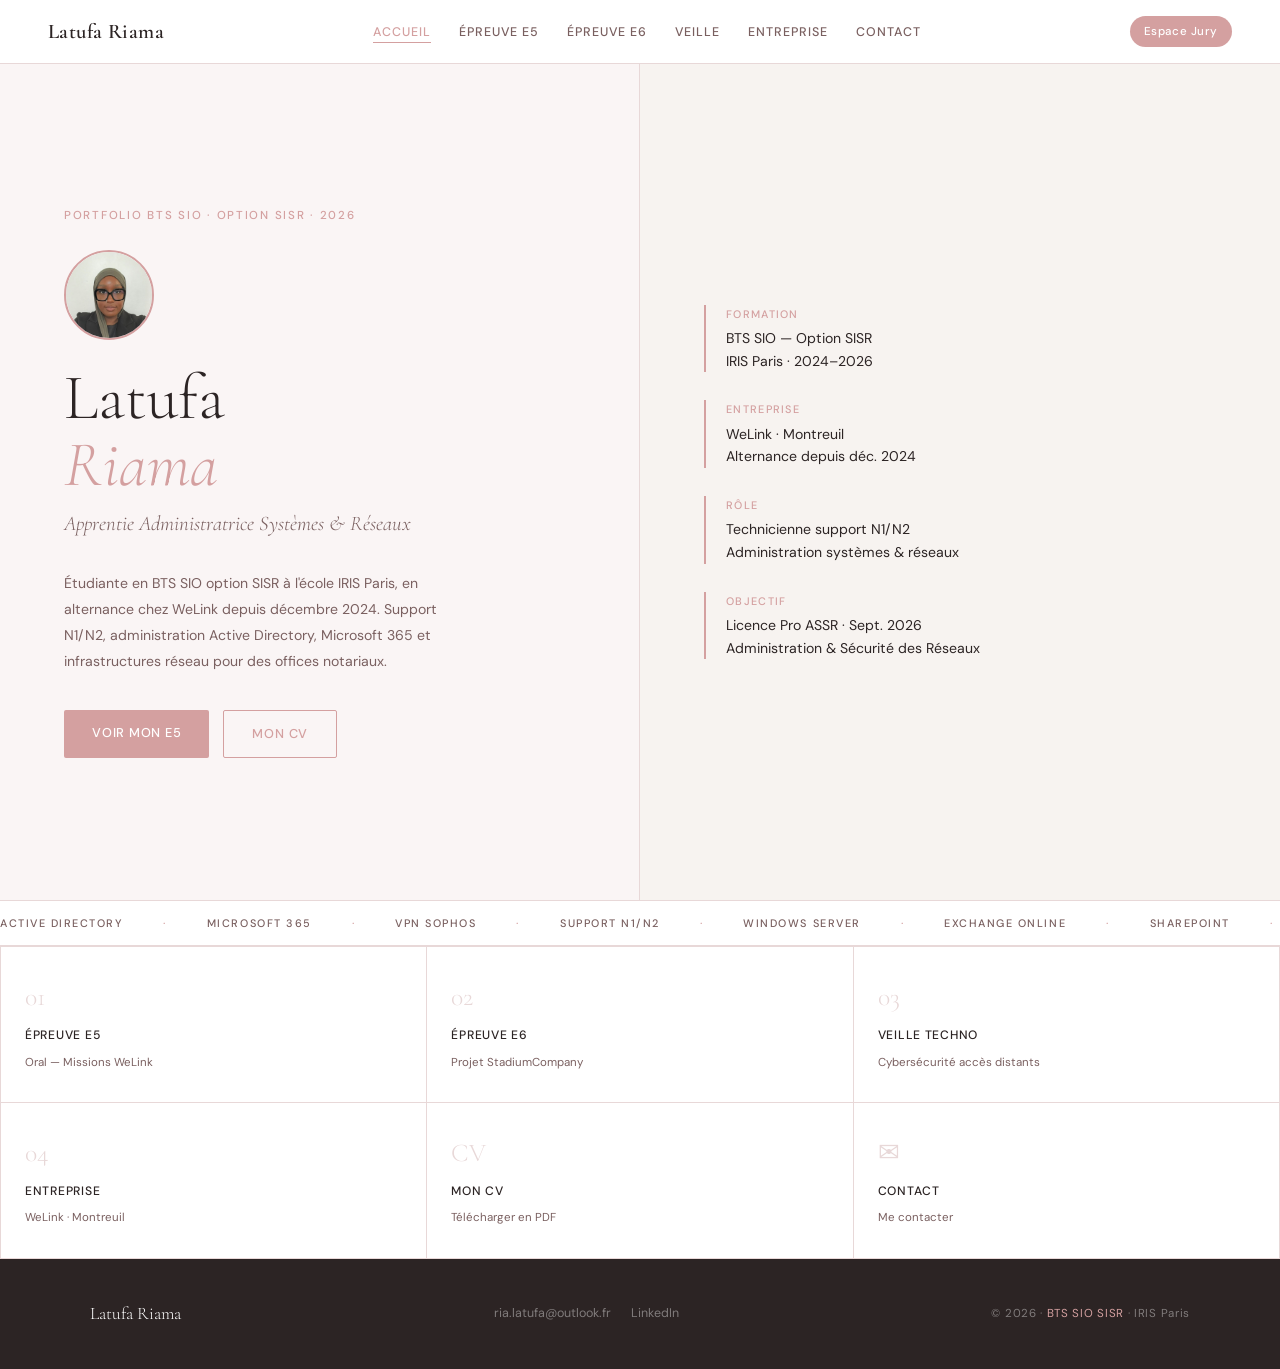
<file: index.html>
<!DOCTYPE html>
<html lang="fr">
<head>
<meta charset="UTF-8">
<meta name="viewport" content="width=device-width, initial-scale=1.0">
<title>Latufa Riama — Portfolio BTS SIO SISR</title>
<link rel="stylesheet" href="style.css">
<style>
  .hero {
    min-height: 100vh;
    display: grid;
    grid-template-columns: 1fr 1fr;
    padding-top: 64px;
  }
  .hero-left {
    background: var(--rose-pale);
    display: flex;
    flex-direction: column;
    justify-content: center;
    padding: 80px 64px;
    border-right: 1px solid var(--border);
  }
  .hero-tag { font-size:0.72rem; letter-spacing:0.15em; text-transform:uppercase; color:var(--rose); font-weight:500; margin-bottom:24px; }
  .hero-photo { width:90px; height:90px; border-radius:50%; object-fit:cover; object-position:center top; border:2px solid var(--rose); margin-bottom:24px; }
  .hero-name { font-family:'Cormorant Garamond',serif; font-size:clamp(3rem,5vw,4.5rem); font-weight:300; line-height:1.05; margin-bottom:8px; }
  .hero-name em { font-style:italic; color:var(--rose); }
  .hero-subtitle { font-family:'Cormorant Garamond',serif; font-size:1.3rem; font-weight:300; color:var(--text-light); margin-bottom:28px; font-style:italic; }
  .hero-desc { font-size:0.88rem; color:var(--text-light); max-width:400px; margin-bottom:36px; line-height:1.85; }
  .hero-btns { display:flex; gap:14px; flex-wrap:wrap; }
  .hero-right { background:var(--beige); display:flex; flex-direction:column; justify-content:center; padding:80px 64px; }
  .info-grid { display:grid; gap:28px; }
  .info-block { border-left:2px solid var(--rose); padding-left:20px; }
  .info-label { font-size:0.68rem; letter-spacing:0.12em; text-transform:uppercase; color:var(--rose); font-weight:500; margin-bottom:4px; }
  .info-value { font-size:0.88rem; color:var(--text); line-height:1.6; }
  .quick-nav { display:grid; grid-template-columns:repeat(3,1fr); border-top:1px solid var(--border); border-left:1px solid var(--border); }
  .quick-nav a { text-decoration:none; padding:28px 24px; border-right:1px solid var(--border); border-bottom:1px solid var(--border); background:white; transition:background 0.2s,transform 0.2s; display:block; }
  .quick-nav a:hover { background:var(--rose-pale); transform:translateY(-2px); }
  .qn-num { font-family:'Cormorant Garamond',serif; font-size:1.6rem; font-weight:300; color:var(--border); display:block; margin-bottom:6px; }
  .qn-title { font-size:0.76rem; font-weight:500; color:var(--text); display:block; margin-bottom:3px; text-transform:uppercase; letter-spacing:0.06em; }
  .qn-desc { font-size:0.72rem; color:var(--text-light); }
  @media(max-width:768px){ .hero{grid-template-columns:1fr;} .hero-left,.hero-right{padding:48px 24px;} .quick-nav{grid-template-columns:1fr 1fr;} }
</style>
</head>
<body>
<div class="scroll-progress" id="scrollProgress"></div>
<nav>
  <a href="index.html" class="nav-logo">Latufa Riama</a>
  <ul class="nav-links">
    <li><a href="index.html" class="active">Accueil</a></li>
    <li><a href="e5.html">Épreuve E5</a></li>
    <li><a href="e6.html">Épreuve E6</a></li>
    <li><a href="veille.html">Veille</a></li>
    <li><a href="entreprise.html">Entreprise</a></li>
    <li><a href="contact.html">Contact</a></li>
  </ul>
  <div class="nav-jury">Espace Jury</div>
</nav>

<div class="hero">
  <div class="hero-left">
    <div class="hero-tag">Portfolio BTS SIO &middot; Option SISR &middot; 2026</div>
    <img src="Latufa.jpg" alt="Latufa Riama" class="hero-photo">
    <h1 class="hero-name">Latufa<br><em>Riama</em></h1>
    <p class="hero-subtitle">Apprentie Administratrice Systèmes &amp; Réseaux</p>
    <p class="hero-desc">Étudiante en BTS SIO option SISR à l'école IRIS Paris, en alternance chez WeLink depuis décembre 2024. Support N1/N2, administration Active Directory, Microsoft 365 et infrastructures réseau pour des offices notariaux.</p>
    <div class="hero-btns">
      <a href="e5.html" class="btn-primary">Voir mon E5</a>
      <a href="CV_Latufa_Riama.pdf" target="_blank" class="btn-outline">Mon CV</a>
    </div>
  </div>
  <div class="hero-right">
    <div class="info-grid">
      <div class="info-block fade-in">
        <div class="info-label">Formation</div>
        <div class="info-value">BTS SIO &mdash; Option SISR<br>IRIS Paris &middot; 2024&ndash;2026</div>
      </div>
      <div class="info-block fade-in">
        <div class="info-label">Entreprise</div>
        <div class="info-value">WeLink &middot; Montreuil<br>Alternance depuis déc. 2024</div>
      </div>
      <div class="info-block fade-in">
        <div class="info-label">Rôle</div>
        <div class="info-value">Technicienne support N1/N2<br>Administration systèmes &amp; réseaux</div>
      </div>
      <div class="info-block fade-in">
        <div class="info-label">Objectif</div>
        <div class="info-value">Licence Pro ASSR &middot; Sept. 2026<br>Administration &amp; Sécurité des Réseaux</div>
      </div>
    </div>
  </div>
</div>

<div class="marquee-wrap">
  <div class="marquee-track">
    <span>Active Directory</span><span class="dot">&middot;</span>
    <span>Microsoft 365</span><span class="dot">&middot;</span>
    <span>VPN Sophos</span><span class="dot">&middot;</span>
    <span>Support N1/N2</span><span class="dot">&middot;</span>
    <span>Windows Server</span><span class="dot">&middot;</span>
    <span>Exchange Online</span><span class="dot">&middot;</span>
    <span>SharePoint</span><span class="dot">&middot;</span>
    <span>Autotask</span><span class="dot">&middot;</span>
    <span>NAS Synology</span><span class="dot">&middot;</span>
    <span>RDP / TSE</span><span class="dot">&middot;</span>
    <span>Azure AD</span><span class="dot">&middot;</span>
    <span>Active Directory</span><span class="dot">&middot;</span>
    <span>Microsoft 365</span><span class="dot">&middot;</span>
    <span>VPN Sophos</span><span class="dot">&middot;</span>
    <span>Support N1/N2</span><span class="dot">&middot;</span>
    <span>Windows Server</span><span class="dot">&middot;</span>
    <span>Exchange Online</span><span class="dot">&middot;</span>
    <span>SharePoint</span><span class="dot">&middot;</span>
    <span>Autotask</span><span class="dot">&middot;</span>
  </div>
</div>

<div class="quick-nav">
  <a href="e5.html">
    <span class="qn-num">01</span>
    <span class="qn-title">Épreuve E5</span>
    <span class="qn-desc">Oral — Missions WeLink</span>
  </a>
  <a href="e6.html">
    <span class="qn-num">02</span>
    <span class="qn-title">Épreuve E6</span>
    <span class="qn-desc">Projet StadiumCompany</span>
  </a>
  <a href="veille.html">
    <span class="qn-num">03</span>
    <span class="qn-title">Veille Techno</span>
    <span class="qn-desc">Cybersécurité accès distants</span>
  </a>
  <a href="entreprise.html">
    <span class="qn-num">04</span>
    <span class="qn-title">Entreprise</span>
    <span class="qn-desc">WeLink &middot; Montreuil</span>
  </a>
  <a href="CV_Latufa_Riama.pdf" target="_blank">
    <span class="qn-num">CV</span>
    <span class="qn-title">Mon CV</span>
    <span class="qn-desc">Télécharger en PDF</span>
  </a>
  <a href="contact.html">
    <span class="qn-num">&#9993;</span>
    <span class="qn-title">Contact</span>
    <span class="qn-desc">Me contacter</span>
  </a>
</div>

<footer>
  <div class="footer-inner">
    <div class="footer-name">Latufa Riama</div>
    <div class="footer-links">
      <a href="mailto:ria.latufa@outlook.fr">ria.latufa@outlook.fr</a>
      <a href="https://www.linkedin.com/in/latufa-r-51b45a205/" target="_blank">LinkedIn</a>
    </div>
    <div class="footer-copy">&copy; 2026 &middot; <span>BTS SIO SISR</span> &middot; IRIS Paris</div>
  </div>
</footer>
<script>
  const progressBar = document.getElementById("scrollProgress");
  window.addEventListener("scroll", () => { const pct = window.scrollY / (document.documentElement.scrollHeight - window.innerHeight) * 100; if(progressBar) progressBar.style.width = pct + "%"; });
  const obs = new IntersectionObserver(entries => { entries.forEach((e,i) => { if(e.isIntersecting){setTimeout(()=>e.target.classList.add("visible"),i*100);obs.unobserve(e.target);} }); },{threshold:0.08});
  document.querySelectorAll(".fade-in").forEach(el=>obs.observe(el));
</script>
</body>
</html>
</file>
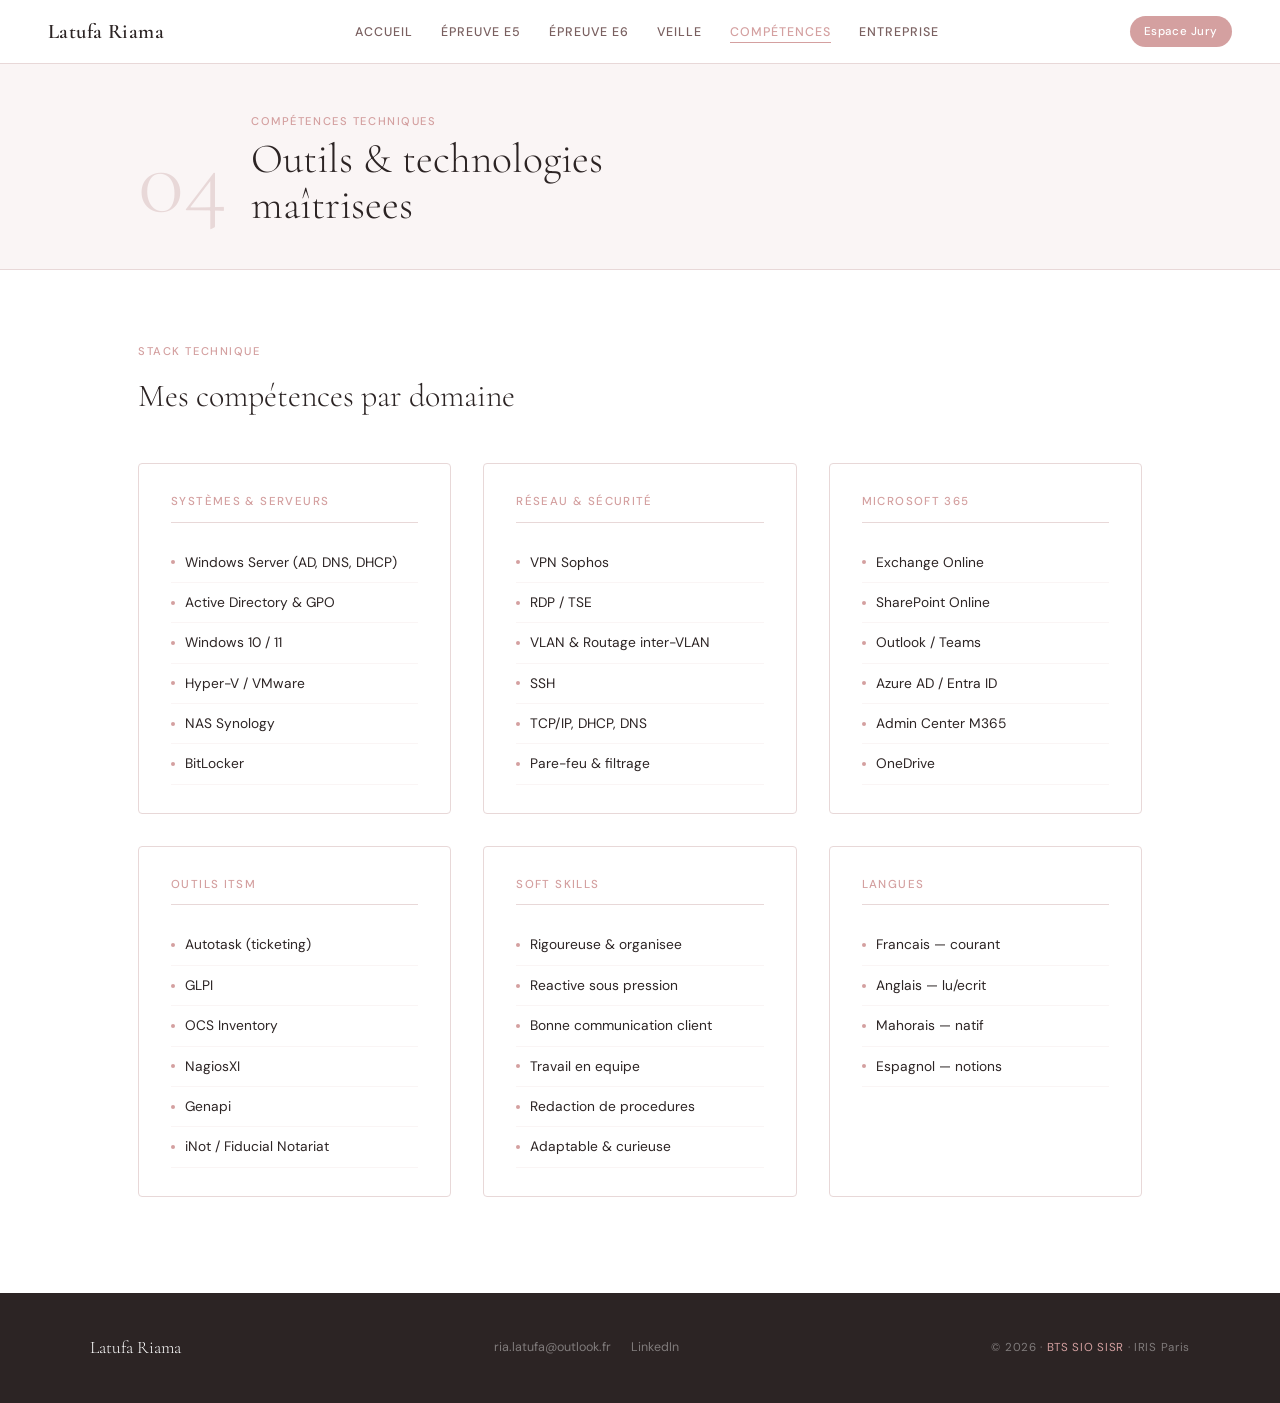
<file: competences.html>
<!DOCTYPE html>
<html lang="fr">
<head>
<meta charset="UTF-8">
<meta name="viewport" content="width=device-width, initial-scale=1.0">
<title>Compétences — Latufa Riama</title>
<link rel="stylesheet" href="style.css">
<style>
  .comp-grid {
    display: grid;
    grid-template-columns: repeat(auto-fit, minmax(260px, 1fr));
    gap: 32px;
  }
  .comp-group {
    background: white;
    border: 1px solid var(--border);
    border-radius: 4px;
    padding: 28px 32px;
  }
  .comp-group h3 {
    font-size: 0.72rem;
    text-transform: uppercase;
    letter-spacing: 0.12em;
    color: var(--rose);
    font-weight: 500;
    margin-bottom: 20px;
    padding-bottom: 10px;
    border-bottom: 1px solid var(--border);
  }
  .comp-group ul { list-style: none; }
  .comp-group li {
    font-size: 0.86rem;
    color: var(--text);
    padding: 8px 0;
    border-bottom: 1px solid var(--rose-pale);
    display: flex;
    align-items: center;
    gap: 10px;
  }
  .comp-group li::before {
    content: '';
    width: 4px; height: 4px;
    background: var(--rose);
    border-radius: 50%;
    flex-shrink: 0;
  }
</style>
</head>
<body>

<div class="scroll-progress" id="scrollProgress"></div>

<nav>
  <a href="index.html" class="nav-logo">Latufa Riama</a>
  <ul class="nav-links">
    <li><a href="index.html">Accueil</a></li>
    <li><a href="e5.html">Épreuve E5</a></li>
    <li><a href="e6.html">Épreuve E6</a></li>
    <li><a href="veille.html">Veille</a></li>
    <li><a href="competences.html" class="active">Compétences</a></li>
    <li><a href="entreprise.html">Entreprise</a></li>
  </ul>
  <div class="nav-jury">Espace Jury</div>
</nav>

<div class="page-hero">
  <div class="page-hero-inner">
    <div class="page-number">04</div>
    <div class="page-title-block">
      <span>Compétences techniques</span>
      <h1>Outils &amp; technologies<br>maîtrisees</h1>
    </div>
  </div>
</div>

<div class="main-content">
  <div class="section-label">Stack technique</div>
  <h2 class="section-heading">Mes compétences par domaine</h2>

  <div class="comp-grid">
    <div class="comp-group fade-in">
      <h3>Systèmes &amp; Serveurs</h3>
      <ul>
        <li>Windows Server (AD, DNS, DHCP)</li>
        <li>Active Directory &amp; GPO</li>
        <li>Windows 10 / 11</li>
        <li>Hyper-V / VMware</li>
        <li>NAS Synology</li>
        <li>BitLocker</li>
      </ul>
    </div>
    <div class="comp-group fade-in">
      <h3>Réseau &amp; Sécurité</h3>
      <ul>
        <li>VPN Sophos</li>
        <li>RDP / TSE</li>
        <li>VLAN &amp; Routage inter-VLAN</li>
        <li>SSH</li>
        <li>TCP/IP, DHCP, DNS</li>
        <li>Pare-feu &amp; filtrage</li>
      </ul>
    </div>
    <div class="comp-group fade-in">
      <h3>Microsoft 365</h3>
      <ul>
        <li>Exchange Online</li>
        <li>SharePoint Online</li>
        <li>Outlook / Teams</li>
        <li>Azure AD / Entra ID</li>
        <li>Admin Center M365</li>
        <li>OneDrive</li>
      </ul>
    </div>
    <div class="comp-group fade-in">
      <h3>Outils ITSM</h3>
      <ul>
        <li>Autotask (ticketing)</li>
        <li>GLPI</li>
        <li>OCS Inventory</li>
        <li>NagiosXI</li>
        <li>Genapi</li>
        <li>iNot / Fiducial Notariat</li>
      </ul>
    </div>
    <div class="comp-group fade-in">
      <h3>Soft skills</h3>
      <ul>
        <li>Rigoureuse &amp; organisee</li>
        <li>Reactive sous pression</li>
        <li>Bonne communication client</li>
        <li>Travail en equipe</li>
        <li>Redaction de procedures</li>
        <li>Adaptable &amp; curieuse</li>
      </ul>
    </div>
    <div class="comp-group fade-in">
      <h3>Langues</h3>
      <ul>
        <li>Francais &mdash; courant</li>
        <li>Anglais &mdash; lu/ecrit</li>
        <li>Mahorais &mdash; natif</li>
        <li>Espagnol &mdash; notions</li>
      </ul>
    </div>
  </div>
</div>

<footer>
  <div class="footer-inner">
    <div class="footer-name">Latufa Riama</div>
    <div class="footer-links">
      <a href="mailto:ria.latufa@outlook.fr">ria.latufa@outlook.fr</a>
      <a href="https://www.linkedin.com/in/latufa-r-51b45a205/" target="_blank">LinkedIn</a>
    </div>
    <div class="footer-copy">&copy; 2026 &middot; <span>BTS SIO SISR</span> &middot; IRIS Paris</div>
  </div>
</footer>

<script>
  const progressBar = document.getElementById('scrollProgress');
  window.addEventListener('scroll', () => {
    const pct = window.scrollY / (document.documentElement.scrollHeight - window.innerHeight) * 100;
    progressBar.style.width = pct + '%';
  });
  const obs = new IntersectionObserver(entries => {
    entries.forEach((e, i) => {
      if (e.isIntersecting) { setTimeout(() => e.target.classList.add('visible'), i * 100); obs.unobserve(e.target); }
    });
  }, { threshold: 0.08 });
  document.querySelectorAll('.fade-in').forEach(el => obs.observe(el));
</script>
</body>
</html>
</file>
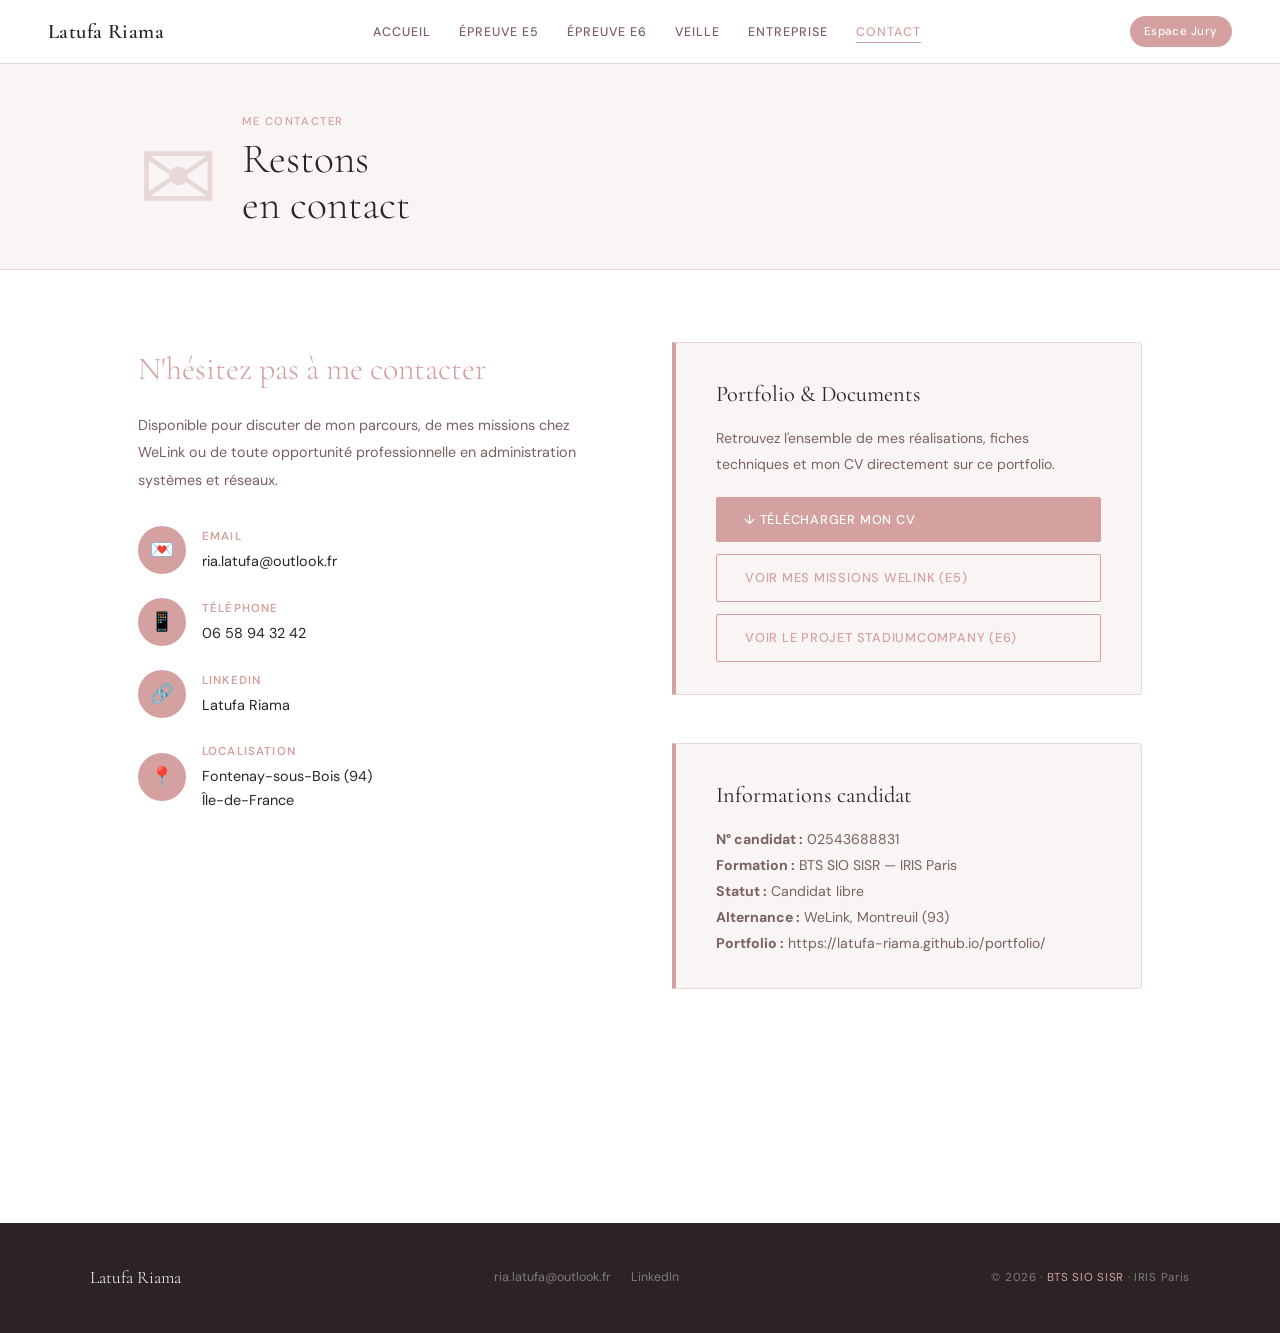
<file: contact.html>
<!DOCTYPE html>
<html lang="fr">
<head>
<meta charset="UTF-8">
<meta name="viewport" content="width=device-width, initial-scale=1.0">
<title>Contact — Latufa Riama</title>
<link rel="stylesheet" href="style.css">
<style>
  .contact-grid { display:grid; grid-template-columns:1fr 1fr; gap:64px; align-items:start; }
  .contact-info h2 { font-family:'Cormorant Garamond',serif; font-size:2rem; font-weight:300; color:var(--rose); margin-bottom:16px; }
  .contact-info p { font-size:0.9rem; color:var(--text-light); line-height:1.9; margin-bottom:32px; }
  .contact-item { display:flex; align-items:center; gap:16px; margin-bottom:24px; }
  .contact-icon { width:48px; height:48px; background:var(--rose); border-radius:50%; display:flex; align-items:center; justify-content:center; font-size:1.2rem; flex-shrink:0; }
  .contact-label { font-size:0.72rem; text-transform:uppercase; letter-spacing:0.1em; color:var(--rose); font-weight:600; margin-bottom:2px; }
  .contact-value { font-size:0.9rem; color:var(--text); }
  .contact-value a { color:var(--text); text-decoration:none; }
  .contact-value a:hover { color:var(--rose); }
  .map-embed { width:100%; height:250px; border:1px solid var(--border); border-radius:4px; margin-top:32px; }
  @media(max-width:768px){ .contact-grid{grid-template-columns:1fr;} }
</style>
</head>
<body>
<div class="scroll-progress" id="scrollProgress"></div>
<nav>
  <a href="index.html" class="nav-logo">Latufa Riama</a>
  <ul class="nav-links">
    <li><a href="index.html">Accueil</a></li>
    <li><a href="e5.html">Épreuve E5</a></li>
    <li><a href="e6.html">Épreuve E6</a></li>
    <li><a href="veille.html">Veille</a></li>
    <li><a href="entreprise.html">Entreprise</a></li>
    <li><a href="contact.html" class="active">Contact</a></li>
  </ul>
  <div class="nav-jury">Espace Jury</div>
</nav>

<div class="page-hero">
  <div class="page-hero-inner">
    <div class="page-number">&#9993;</div>
    <div class="page-title-block">
      <span>Me contacter</span>
      <h1>Restons<br>en contact</h1>
    </div>
  </div>
</div>

<div class="main-content">
  <div class="contact-grid">
    <div class="contact-info fade-in">
      <h2>N'hésitez pas à me contacter</h2>
      <p>Disponible pour discuter de mon parcours, de mes missions chez WeLink ou de toute opportunité professionnelle en administration systèmes et réseaux.</p>

      <div class="contact-item">
        <div class="contact-icon">&#128140;</div>
        <div>
          <div class="contact-label">Email</div>
          <div class="contact-value"><a href="mailto:ria.latufa@outlook.fr">ria.latufa@outlook.fr</a></div>
        </div>
      </div>

      <div class="contact-item">
        <div class="contact-icon">&#128241;</div>
        <div>
          <div class="contact-label">Téléphone</div>
          <div class="contact-value"><a href="tel:+33658943242">06 58 94 32 42</a></div>
        </div>
      </div>

      <div class="contact-item">
        <div class="contact-icon">&#128279;</div>
        <div>
          <div class="contact-label">LinkedIn</div>
          <div class="contact-value"><a href="https://www.linkedin.com/in/latufa-r-51b45a205/" target="_blank">Latufa Riama</a></div>
        </div>
      </div>

      <div class="contact-item">
        <div class="contact-icon">&#128205;</div>
        <div>
          <div class="contact-label">Localisation</div>
          <div class="contact-value">Fontenay-sous-Bois (94)<br>Île-de-France</div>
        </div>
      </div>

      <iframe
        class="map-embed"
        src="https://www.google.com/maps/embed?pb=!1m18!1m12!1m3!1d2624!2d2.475!3d48.854!2m3!1f0!2f0!3f0!3m2!1i1024!2i768!4f13.1!3m3!1m2!1s0x47e672f9de8f6dc7%3A0x40b82c3688c9460!2sFontenay-sous-Bois!5e0!3m2!1sfr!2sfr!4v1"
        allowfullscreen="" loading="lazy" referrerpolicy="no-referrer-when-downgrade" style="border:0;">
      </iframe>
    </div>

    <div class="fade-in">
      <div class="context-box">
        <h3>Portfolio &amp; Documents</h3>
        <p>Retrouvez l'ensemble de mes réalisations, fiches techniques et mon CV directement sur ce portfolio.</p>
        <div style="margin-top:20px; display:flex; flex-direction:column; gap:12px;">
          <a href="CV_Latufa_Riama.pdf" target="_blank" class="btn-primary">&#8595; Télécharger mon CV</a>
          <a href="e5.html" class="btn-outline">Voir mes missions WeLink (E5)</a>
          <a href="e6.html" class="btn-outline">Voir le projet StadiumCompany (E6)</a>
        </div>
      </div>

      <div style="margin-top:32px;" class="context-box">
        <h3>Informations candidat</h3>
        <p>
          <strong>N° candidat :</strong> 02543688831<br>
          <strong>Formation :</strong> BTS SIO SISR — IRIS Paris<br>
          <strong>Statut :</strong> Candidat libre<br>
          <strong>Alternance :</strong> WeLink, Montreuil (93)<br>
          <strong>Portfolio :</strong> https://latufa-riama.github.io/portfolio/
        </p>
      </div>
    </div>
  </div>
</div>

<footer>
  <div class="footer-inner">
    <div class="footer-name">Latufa Riama</div>
    <div class="footer-links">
      <a href="mailto:ria.latufa@outlook.fr">ria.latufa@outlook.fr</a>
      <a href="https://www.linkedin.com/in/latufa-r-51b45a205/" target="_blank">LinkedIn</a>
    </div>
    <div class="footer-copy">&copy; 2026 &middot; <span>BTS SIO SISR</span> &middot; IRIS Paris</div>
  </div>
</footer>
<script>
  const progressBar = document.getElementById("scrollProgress");
  window.addEventListener("scroll", () => { const pct = window.scrollY / (document.documentElement.scrollHeight - window.innerHeight) * 100; if(progressBar) progressBar.style.width = pct + "%"; });
  const obs = new IntersectionObserver(entries => { entries.forEach((e,i) => { if(e.isIntersecting){setTimeout(()=>e.target.classList.add("visible"),i*100);obs.unobserve(e.target);} }); },{threshold:0.08});
  document.querySelectorAll(".fade-in").forEach(el=>obs.observe(el));
</script>
</body>
</html>
</file>
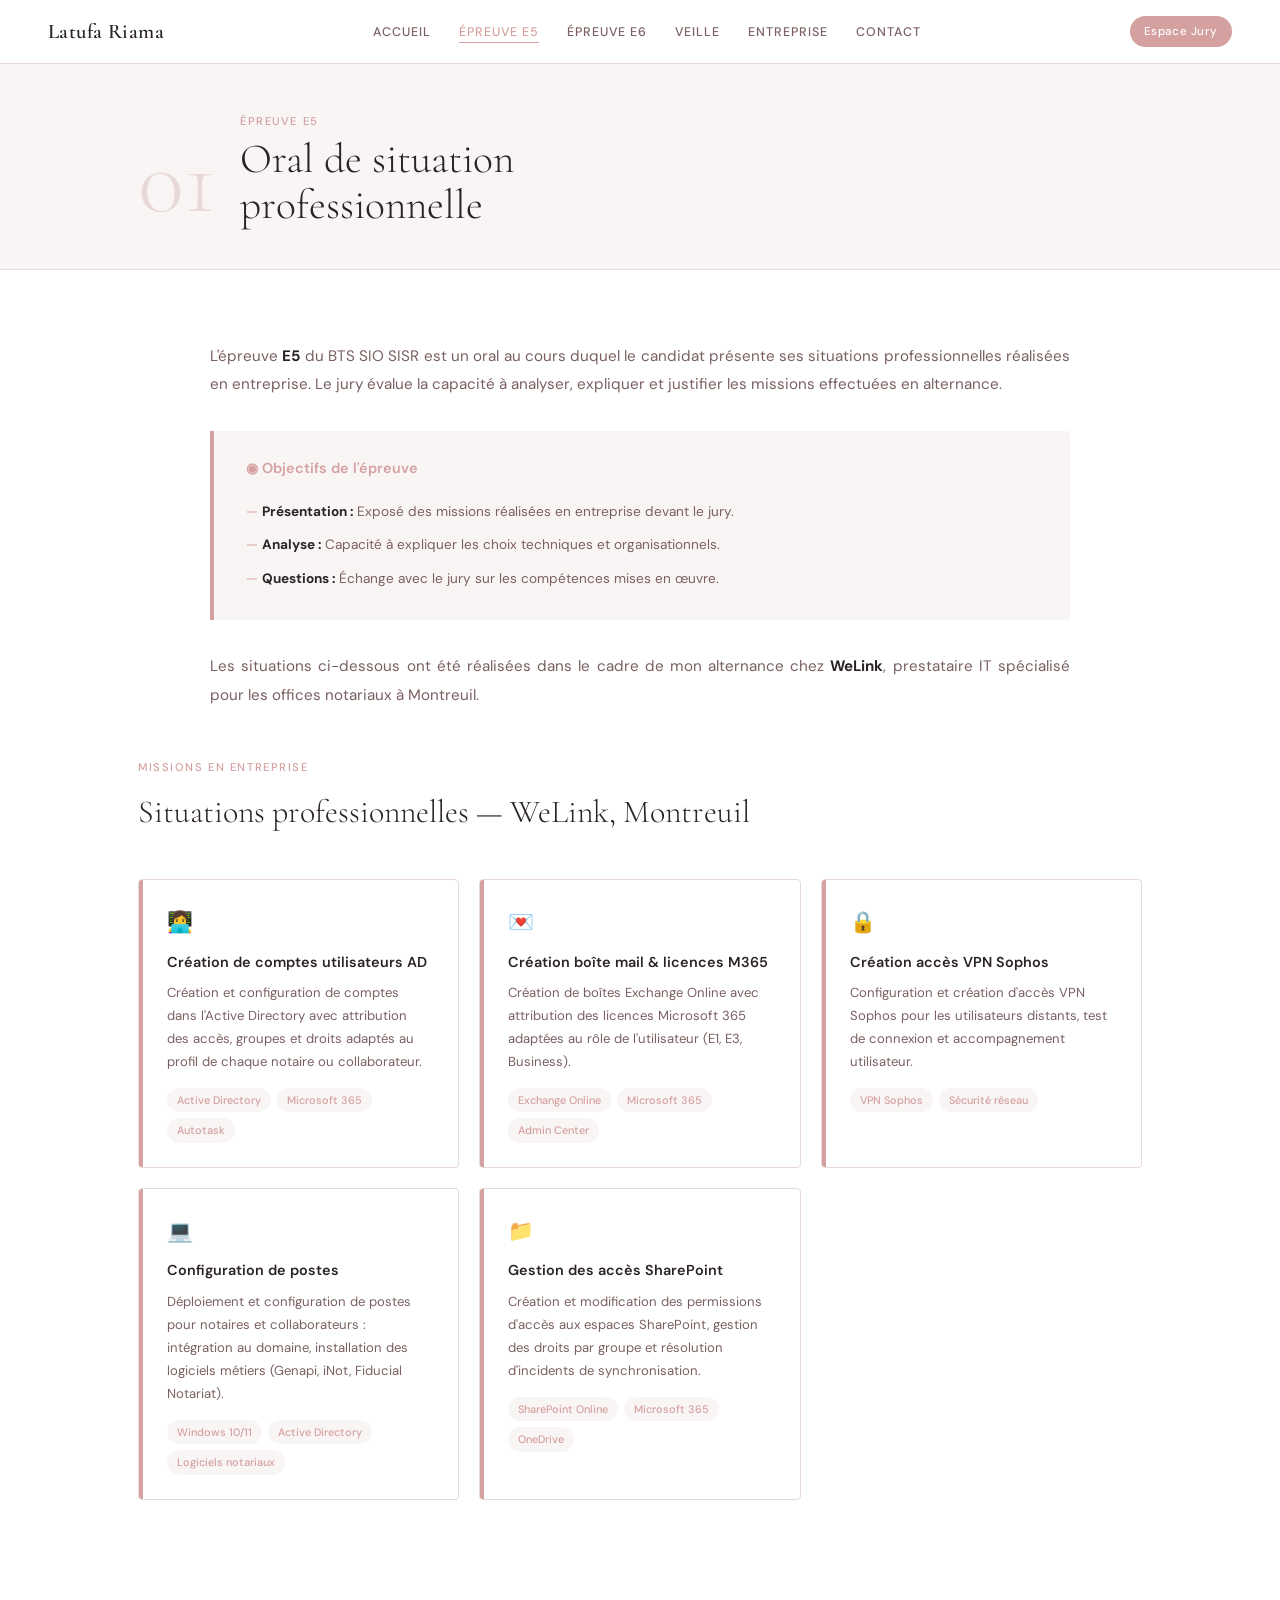
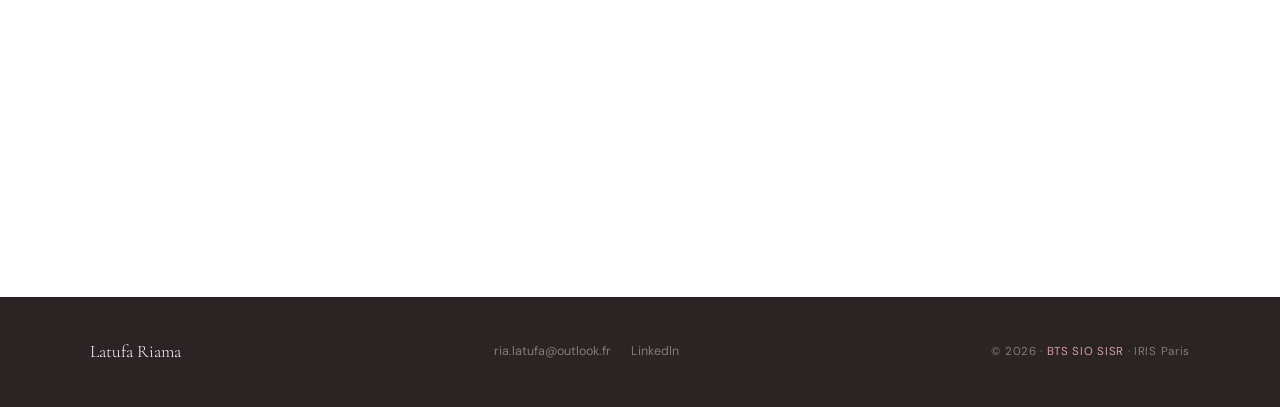
<file: e5.html>
<!DOCTYPE html>
<html lang="fr">
<head>
<meta charset="UTF-8">
<meta name="viewport" content="width=device-width, initial-scale=1.0">
<title>Épreuve E5 — Latufa Riama</title>
<link rel="stylesheet" href="style.css">
<style>
  .e-intro { max-width:860px; margin:0 auto 48px; font-size:0.95rem; color:var(--text-light); line-height:1.9; text-align:justify; }
  .e-intro strong { color:var(--text); }
  .objectifs-box { background:var(--rose-pale); border-left:4px solid var(--rose); border-radius:0 4px 4px 0; padding:24px 32px; margin:32px 0; }
  .objectifs-box h3 { font-size:0.9rem; font-weight:600; color:var(--rose); margin-bottom:12px; }
  .objectifs-box ul { list-style:none; padding:0; }
  .objectifs-box ul li { font-size:0.85rem; color:var(--text-light); padding:4px 0 4px 16px; position:relative; }
  .objectifs-box ul li::before { content:'—'; color:var(--rose); position:absolute; left:0; }
  .objectifs-box ul li strong { color:var(--text); }
  .missions-grid { display:grid; grid-template-columns:repeat(auto-fit,minmax(280px,1fr)); gap:20px; margin-top:32px; }
  .mission-card { background:white; border:1px solid var(--border); border-radius:4px; padding:24px 28px; transition:transform 0.3s,box-shadow 0.3s; position:relative; overflow:hidden; }
  .mission-card::before { content:''; position:absolute; top:0; left:0; width:4px; height:100%; background:var(--rose); }
  .mission-card:hover { transform:translateY(-4px); box-shadow:0 12px 40px rgba(212,160,160,0.15); }
  .mission-icon { font-size:1.3rem; margin-bottom:10px; }
  .mission-title { font-size:0.9rem; font-weight:600; color:var(--text); margin-bottom:8px; }
  .mission-desc { font-size:0.82rem; color:var(--text-light); line-height:1.75; margin-bottom:14px; }
  .tags { display:flex; flex-wrap:wrap; gap:6px; }
  .tag { font-size:0.68rem; background:var(--rose-pale); color:var(--rose); padding:3px 10px; border-radius:20px; font-weight:500; }
</style>
</head>
<body>
<div class="scroll-progress" id="scrollProgress"></div>
<nav>
  <a href="index.html" class="nav-logo">Latufa Riama</a>
  <ul class="nav-links">
    <li><a href="index.html">Accueil</a></li>
    <li><a href="e5.html" class="active">Épreuve E5</a></li>
    <li><a href="e6.html">Épreuve E6</a></li>
    <li><a href="veille.html">Veille</a></li>
    <li><a href="entreprise.html">Entreprise</a></li>
    <li><a href="contact.html">Contact</a></li>
  </ul>
  <div class="nav-jury">Espace Jury</div>
</nav>

<div class="page-hero">
  <div class="page-hero-inner">
    <div class="page-number">01</div>
    <div class="page-title-block">
      <span>Épreuve E5</span>
      <h1>Oral de situation<br>professionnelle</h1>
    </div>
  </div>
</div>

<div class="main-content">
  <div class="e-intro fade-in">
    <p>L'épreuve <strong>E5</strong> du BTS SIO SISR est un oral au cours duquel le candidat présente ses situations professionnelles réalisées en entreprise. Le jury évalue la capacité à analyser, expliquer et justifier les missions effectuées en alternance.</p>
    <div class="objectifs-box">
      <h3>&#9673; Objectifs de l'épreuve</h3>
      <ul>
        <li><strong>Présentation :</strong> Exposé des missions réalisées en entreprise devant le jury.</li>
        <li><strong>Analyse :</strong> Capacité à expliquer les choix techniques et organisationnels.</li>
        <li><strong>Questions :</strong> Échange avec le jury sur les compétences mises en œuvre.</li>
      </ul>
    </div>
    <p>Les situations ci-dessous ont été réalisées dans le cadre de mon alternance chez <strong>WeLink</strong>, prestataire IT spécialisé pour les offices notariaux à Montreuil.</p>
  </div>

  <div class="section-label fade-in">Missions en entreprise</div>
  <h2 class="section-heading fade-in">Situations professionnelles — WeLink, Montreuil</h2>

  <div class="missions-grid">
    <div class="mission-card fade-in">
      <div class="mission-icon">&#128105;&#8205;&#128187;</div>
      <div class="mission-title">Création de comptes utilisateurs AD</div>
      <div class="mission-desc">Création et configuration de comptes dans l'Active Directory avec attribution des accès, groupes et droits adaptés au profil de chaque notaire ou collaborateur.</div>
      <div class="tags"><span class="tag">Active Directory</span><span class="tag">Microsoft 365</span><span class="tag">Autotask</span></div>
    </div>
    <div class="mission-card fade-in">
      <div class="mission-icon">&#128140;</div>
      <div class="mission-title">Création boîte mail & licences M365</div>
      <div class="mission-desc">Création de boîtes Exchange Online avec attribution des licences Microsoft 365 adaptées au rôle de l'utilisateur (E1, E3, Business).</div>
      <div class="tags"><span class="tag">Exchange Online</span><span class="tag">Microsoft 365</span><span class="tag">Admin Center</span></div>
    </div>
    <div class="mission-card fade-in">
      <div class="mission-icon">&#128274;</div>
      <div class="mission-title">Création accès VPN Sophos</div>
      <div class="mission-desc">Configuration et création d'accès VPN Sophos pour les utilisateurs distants, test de connexion et accompagnement utilisateur.</div>
      <div class="tags"><span class="tag">VPN Sophos</span><span class="tag">Sécurité réseau</span></div>
    </div>
    <div class="mission-card fade-in">
      <div class="mission-icon">&#128187;</div>
      <div class="mission-title">Configuration de postes</div>
      <div class="mission-desc">Déploiement et configuration de postes pour notaires et collaborateurs : intégration au domaine, installation des logiciels métiers (Genapi, iNot, Fiducial Notariat).</div>
      <div class="tags"><span class="tag">Windows 10/11</span><span class="tag">Active Directory</span><span class="tag">Logiciels notariaux</span></div>
    </div>
    <div class="mission-card fade-in">
      <div class="mission-icon">&#128193;</div>
      <div class="mission-title">Gestion des accès SharePoint</div>
      <div class="mission-desc">Création et modification des permissions d'accès aux espaces SharePoint, gestion des droits par groupe et résolution d'incidents de synchronisation.</div>
      <div class="tags"><span class="tag">SharePoint Online</span><span class="tag">Microsoft 365</span><span class="tag">OneDrive</span></div>
    </div>
    <div class="mission-card fade-in">
      <div class="mission-icon">&#128231;</div>
      <div class="mission-title">Dépannage Outlook</div>
      <div class="mission-desc">Résolution d'incidents Outlook : reconfiguration de profils corrompus, résolution d'erreurs d'authentification MAPI et problèmes de synchronisation.</div>
      <div class="tags"><span class="tag">Outlook</span><span class="tag">Exchange</span><span class="tag">MAPI</span></div>
    </div>
    <div class="mission-card fade-in">
      <div class="mission-icon">&#128424;</div>
      <div class="mission-title">Dépannage imprimantes</div>
      <div class="mission-desc">Résolution d'incidents d'impression : redémarrage du spooler, reconfiguration des files d'attente, réinstallation des pilotes et vérification de la connectivité réseau.</div>
      <div class="tags"><span class="tag">Spooler</span><span class="tag">Pilotes</span><span class="tag">TCP/IP</span></div>
    </div>
  </div>
</div>

<footer>
  <div class="footer-inner">
    <div class="footer-name">Latufa Riama</div>
    <div class="footer-links">
      <a href="mailto:ria.latufa@outlook.fr">ria.latufa@outlook.fr</a>
      <a href="https://www.linkedin.com/in/latufa-r-51b45a205/" target="_blank">LinkedIn</a>
    </div>
    <div class="footer-copy">&copy; 2026 &middot; <span>BTS SIO SISR</span> &middot; IRIS Paris</div>
  </div>
</footer>
<script>
  const progressBar = document.getElementById("scrollProgress");
  window.addEventListener("scroll", () => { const pct = window.scrollY / (document.documentElement.scrollHeight - window.innerHeight) * 100; if(progressBar) progressBar.style.width = pct + "%"; });
  const obs = new IntersectionObserver(entries => { entries.forEach((e,i) => { if(e.isIntersecting){setTimeout(()=>e.target.classList.add("visible"),i*100);obs.unobserve(e.target);} }); },{threshold:0.08});
  document.querySelectorAll(".fade-in").forEach(el=>obs.observe(el));
</script>
</body>
</html>
</file>
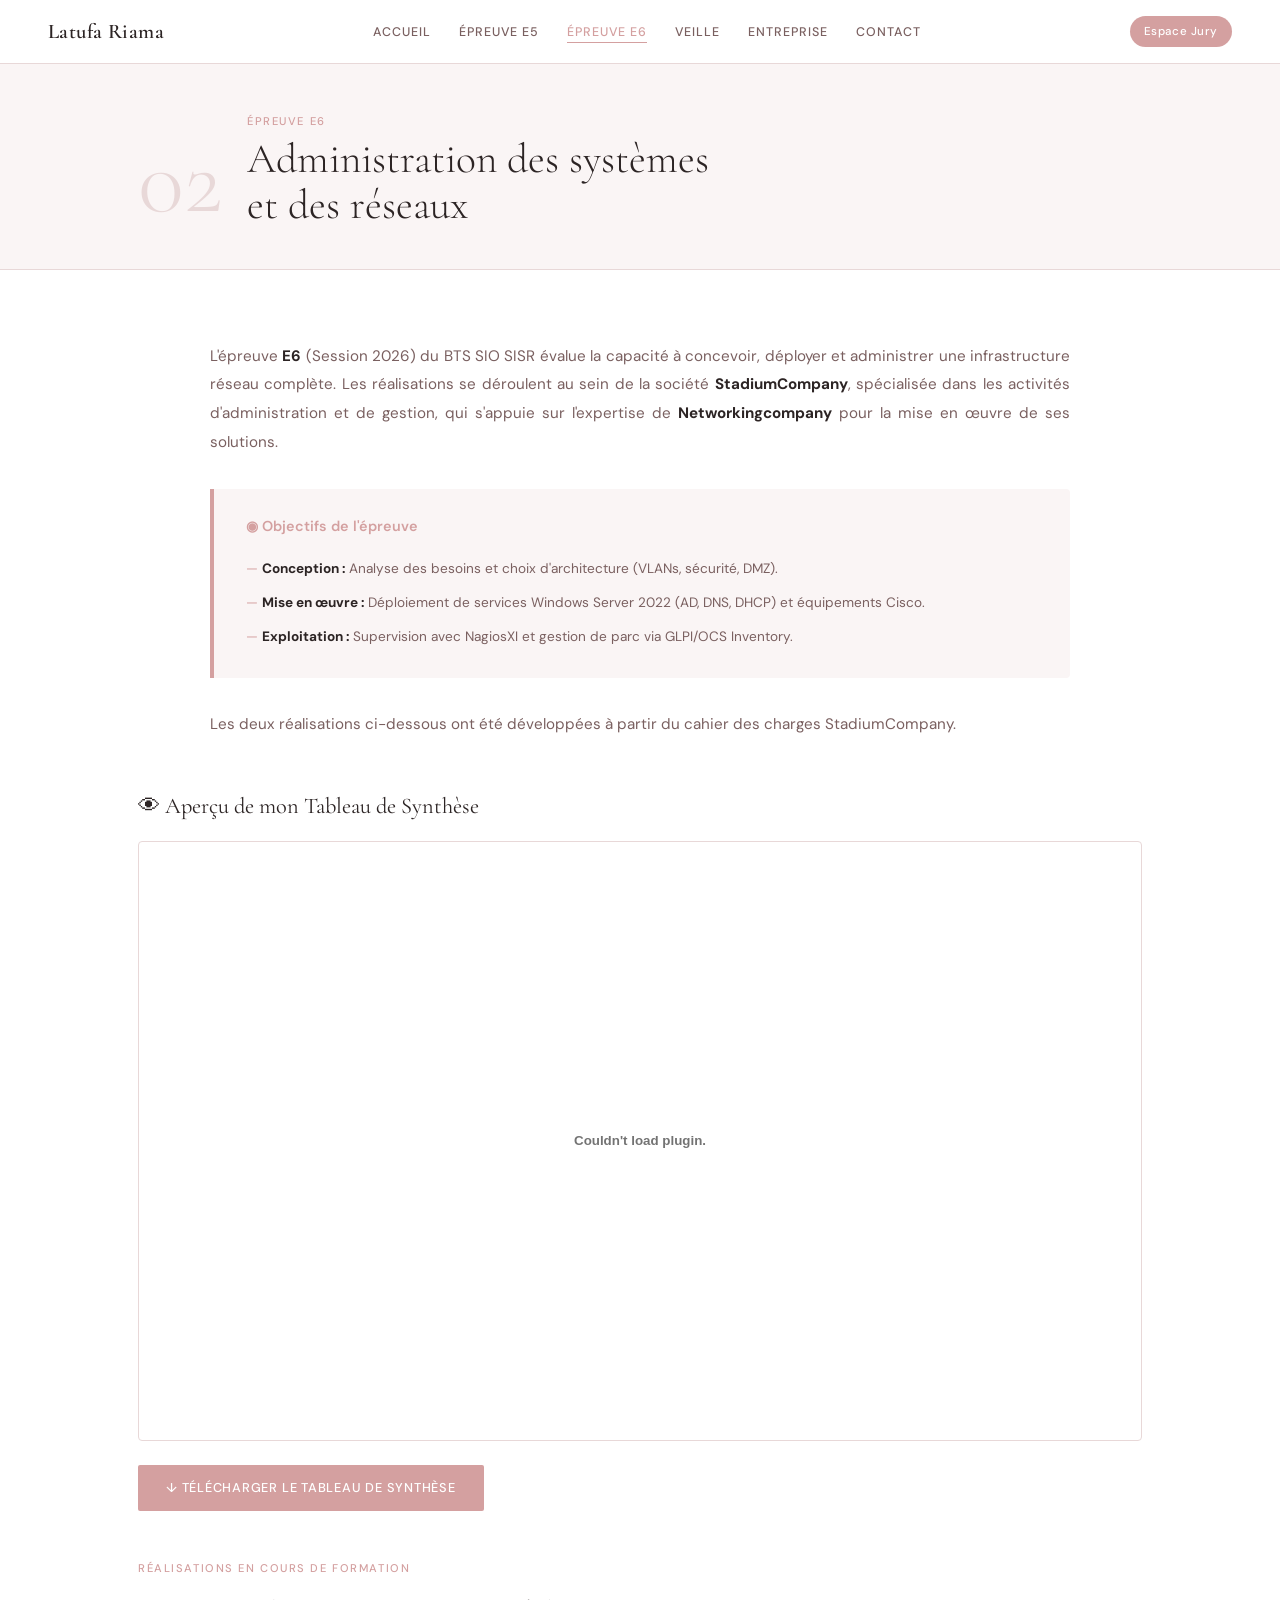
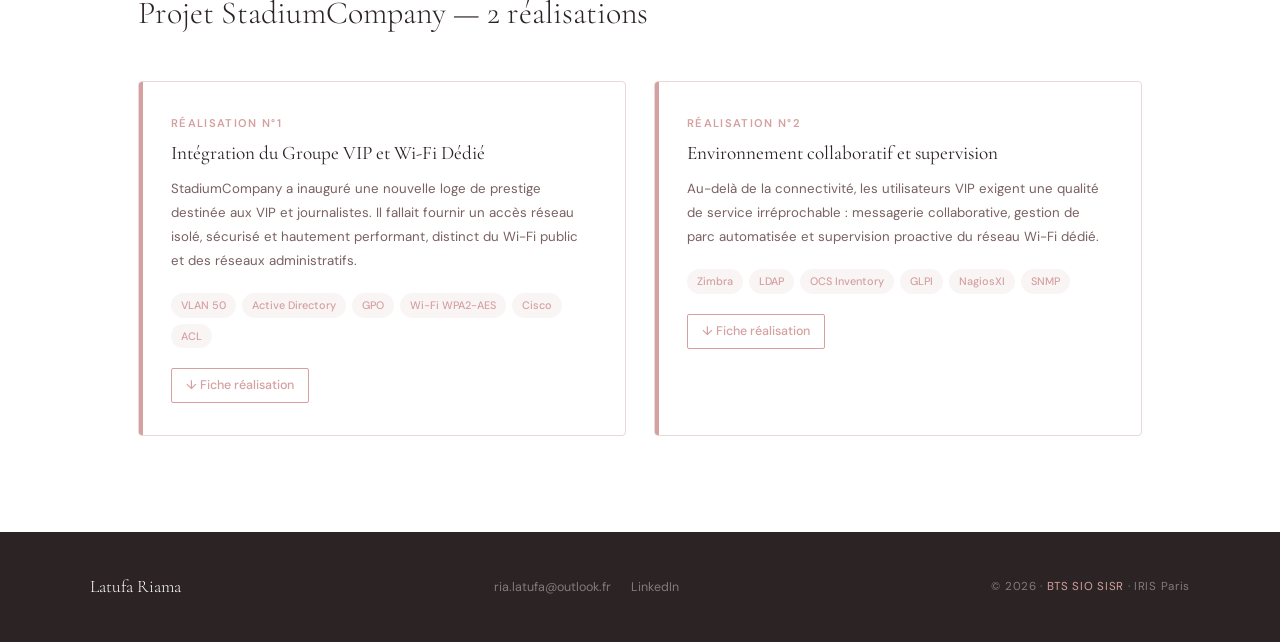
<file: e6.html>
<!DOCTYPE html>
<html lang="fr">
<head>
<meta charset="UTF-8">
<meta name="viewport" content="width=device-width, initial-scale=1.0">
<title>Épreuve E6 — Latufa Riama</title>
<link rel="stylesheet" href="style.css">
<style>
  .e-intro { max-width:860px; margin:0 auto 48px; font-size:0.95rem; color:var(--text-light); line-height:1.9; text-align:justify; }
  .e-intro strong { color:var(--text); }
  .objectifs-box { background:var(--rose-pale); border-left:4px solid var(--rose); border-radius:0 4px 4px 0; padding:24px 32px; margin:32px 0; }
  .objectifs-box h3 { font-size:0.9rem; font-weight:600; color:var(--rose); margin-bottom:12px; }
  .objectifs-box ul { list-style:none; padding:0; }
  .objectifs-box ul li { font-size:0.85rem; color:var(--text-light); padding:4px 0 4px 16px; position:relative; }
  .objectifs-box ul li::before { content:'—'; color:var(--rose); position:absolute; left:0; }
  .objectifs-box ul li strong { color:var(--text); }
  .realisations-grid { display:grid; grid-template-columns:1fr 1fr; gap:28px; margin-top:32px; }
  .realisation-card { background:white; border:1px solid var(--border); border-radius:4px; padding:32px; transition:transform 0.3s,box-shadow 0.3s; position:relative; overflow:hidden; }
  .realisation-card::before { content:''; position:absolute; top:0; left:0; width:4px; height:100%; background:var(--rose); }
  .realisation-card:hover { transform:translateY(-4px); box-shadow:0 12px 40px rgba(212,160,160,0.15); }
  .realisation-num { font-size:0.7rem; letter-spacing:0.12em; text-transform:uppercase; color:var(--rose); font-weight:600; margin-bottom:8px; }
  .realisation-title { font-family:'Cormorant Garamond',serif; font-size:1.2rem; font-weight:400; color:var(--text); margin-bottom:12px; line-height:1.3; }
  .realisation-desc { font-size:0.83rem; color:var(--text-light); line-height:1.8; margin-bottom:20px; }
  .tags { display:flex; flex-wrap:wrap; gap:6px; margin-bottom:20px; }
  .tag { font-size:0.68rem; background:var(--rose-pale); color:var(--rose); padding:3px 10px; border-radius:20px; font-weight:500; }
  .card-links { display:flex; gap:10px; flex-wrap:wrap; }
  .card-link { font-size:0.78rem; color:var(--rose); text-decoration:none; border:1px solid var(--rose); padding:6px 14px; border-radius:2px; transition:all 0.2s; font-weight:500; }
  .card-link:hover { background:var(--rose); color:white; }
  .pdf-viewer-section { margin:48px 0; }
  .pdf-viewer-section h2 { font-family:'Cormorant Garamond',serif; font-size:1.4rem; font-weight:400; color:var(--text); margin-bottom:16px; }
  .pdf-embed { width:100%; height:600px; border:1px solid var(--border); border-radius:4px; }
  @media(max-width:768px){ .realisations-grid{grid-template-columns:1fr;} .pdf-embed{height:400px;} }
</style>
</head>
<body>
<div class="scroll-progress" id="scrollProgress"></div>
<nav>
  <a href="index.html" class="nav-logo">Latufa Riama</a>
  <ul class="nav-links">
    <li><a href="index.html">Accueil</a></li>
    <li><a href="e5.html">Épreuve E5</a></li>
    <li><a href="e6.html" class="active">Épreuve E6</a></li>
    <li><a href="veille.html">Veille</a></li>
    <li><a href="entreprise.html">Entreprise</a></li>
    <li><a href="contact.html">Contact</a></li>
  </ul>
  <div class="nav-jury">Espace Jury</div>
</nav>

<div class="page-hero">
  <div class="page-hero-inner">
    <div class="page-number">02</div>
    <div class="page-title-block">
      <span>Épreuve E6</span>
      <h1>Administration des systèmes<br>et des réseaux</h1>
    </div>
  </div>
</div>

<div class="main-content">
  <div class="e-intro fade-in">
    <p>L'épreuve <strong>E6</strong> (Session 2026) du BTS SIO SISR évalue la capacité à concevoir, déployer et administrer une infrastructure réseau complète. Les réalisations se déroulent au sein de la société <strong>StadiumCompany</strong>, spécialisée dans les activités d'administration et de gestion, qui s'appuie sur l'expertise de <strong>Networkingcompany</strong> pour la mise en œuvre de ses solutions.</p>
    <div class="objectifs-box">
      <h3>&#9673; Objectifs de l'épreuve</h3>
      <ul>
        <li><strong>Conception :</strong> Analyse des besoins et choix d'architecture (VLANs, sécurité, DMZ).</li>
        <li><strong>Mise en œuvre :</strong> Déploiement de services Windows Server 2022 (AD, DNS, DHCP) et équipements Cisco.</li>
        <li><strong>Exploitation :</strong> Supervision avec NagiosXI et gestion de parc via GLPI/OCS Inventory.</li>
      </ul>
    </div>
    <p>Les deux réalisations ci-dessous ont été développées à partir du cahier des charges StadiumCompany.</p>
  </div>

  <!-- TABLEAU DE SYNTHESE -->
  <div class="pdf-viewer-section fade-in">
    <h2>&#128065; Aperçu de mon Tableau de Synthèse</h2>
    <embed src="Tableau_Synthese_E5_Latufa.pdf" type="application/pdf" class="pdf-embed">
    <div style="margin-top:16px;">
      <a href="Tableau_Synthese_E5_Latufa.pdf" target="_blank" class="btn-primary">&#8595; Télécharger le Tableau de Synthèse</a>
    </div>
  </div>

  <div class="section-label fade-in">Réalisations en cours de formation</div>
  <h2 class="section-heading fade-in">Projet StadiumCompany — 2 réalisations</h2>

  <div class="realisations-grid">
    <div class="realisation-card fade-in">
      <div class="realisation-num">Réalisation N°1</div>
      <div class="realisation-title">Intégration du Groupe VIP et Wi-Fi Dédié</div>
      <div class="realisation-desc">StadiumCompany a inauguré une nouvelle loge de prestige destinée aux VIP et journalistes. Il fallait fournir un accès réseau isolé, sécurisé et hautement performant, distinct du Wi-Fi public et des réseaux administratifs.</div>
      <div class="tags">
        <span class="tag">VLAN 50</span><span class="tag">Active Directory</span>
        <span class="tag">GPO</span><span class="tag">Wi-Fi WPA2-AES</span>
        <span class="tag">Cisco</span><span class="tag">ACL</span>
      </div>
      <div class="card-links">
        <a href="Fiche_Descriptive_Latufa_RP1.pdf" target="_blank" class="card-link">&#8595; Fiche réalisation</a>
      </div>
    </div>
    <div class="realisation-card fade-in">
      <div class="realisation-num">Réalisation N°2</div>
      <div class="realisation-title">Environnement collaboratif et supervision</div>
      <div class="realisation-desc">Au-delà de la connectivité, les utilisateurs VIP exigent une qualité de service irréprochable : messagerie collaborative, gestion de parc automatisée et supervision proactive du réseau Wi-Fi dédié.</div>
      <div class="tags">
        <span class="tag">Zimbra</span><span class="tag">LDAP</span>
        <span class="tag">OCS Inventory</span><span class="tag">GLPI</span>
        <span class="tag">NagiosXI</span><span class="tag">SNMP</span>
      </div>
      <div class="card-links">
        <a href="Fiche_Descriptive_Latufa_RP2.pdf" target="_blank" class="card-link">&#8595; Fiche réalisation</a>
      </div>
    </div>
  </div>
</div>

<footer>
  <div class="footer-inner">
    <div class="footer-name">Latufa Riama</div>
    <div class="footer-links">
      <a href="mailto:ria.latufa@outlook.fr">ria.latufa@outlook.fr</a>
      <a href="https://www.linkedin.com/in/latufa-r-51b45a205/" target="_blank">LinkedIn</a>
    </div>
    <div class="footer-copy">&copy; 2026 &middot; <span>BTS SIO SISR</span> &middot; IRIS Paris</div>
  </div>
</footer>
<script>
  const progressBar = document.getElementById("scrollProgress");
  window.addEventListener("scroll", () => { const pct = window.scrollY / (document.documentElement.scrollHeight - window.innerHeight) * 100; if(progressBar) progressBar.style.width = pct + "%"; });
  const obs = new IntersectionObserver(entries => { entries.forEach((e,i) => { if(e.isIntersecting){setTimeout(()=>e.target.classList.add("visible"),i*100);obs.unobserve(e.target);} }); },{threshold:0.08});
  document.querySelectorAll(".fade-in").forEach(el=>obs.observe(el));
</script>
</body>
</html>
</file>
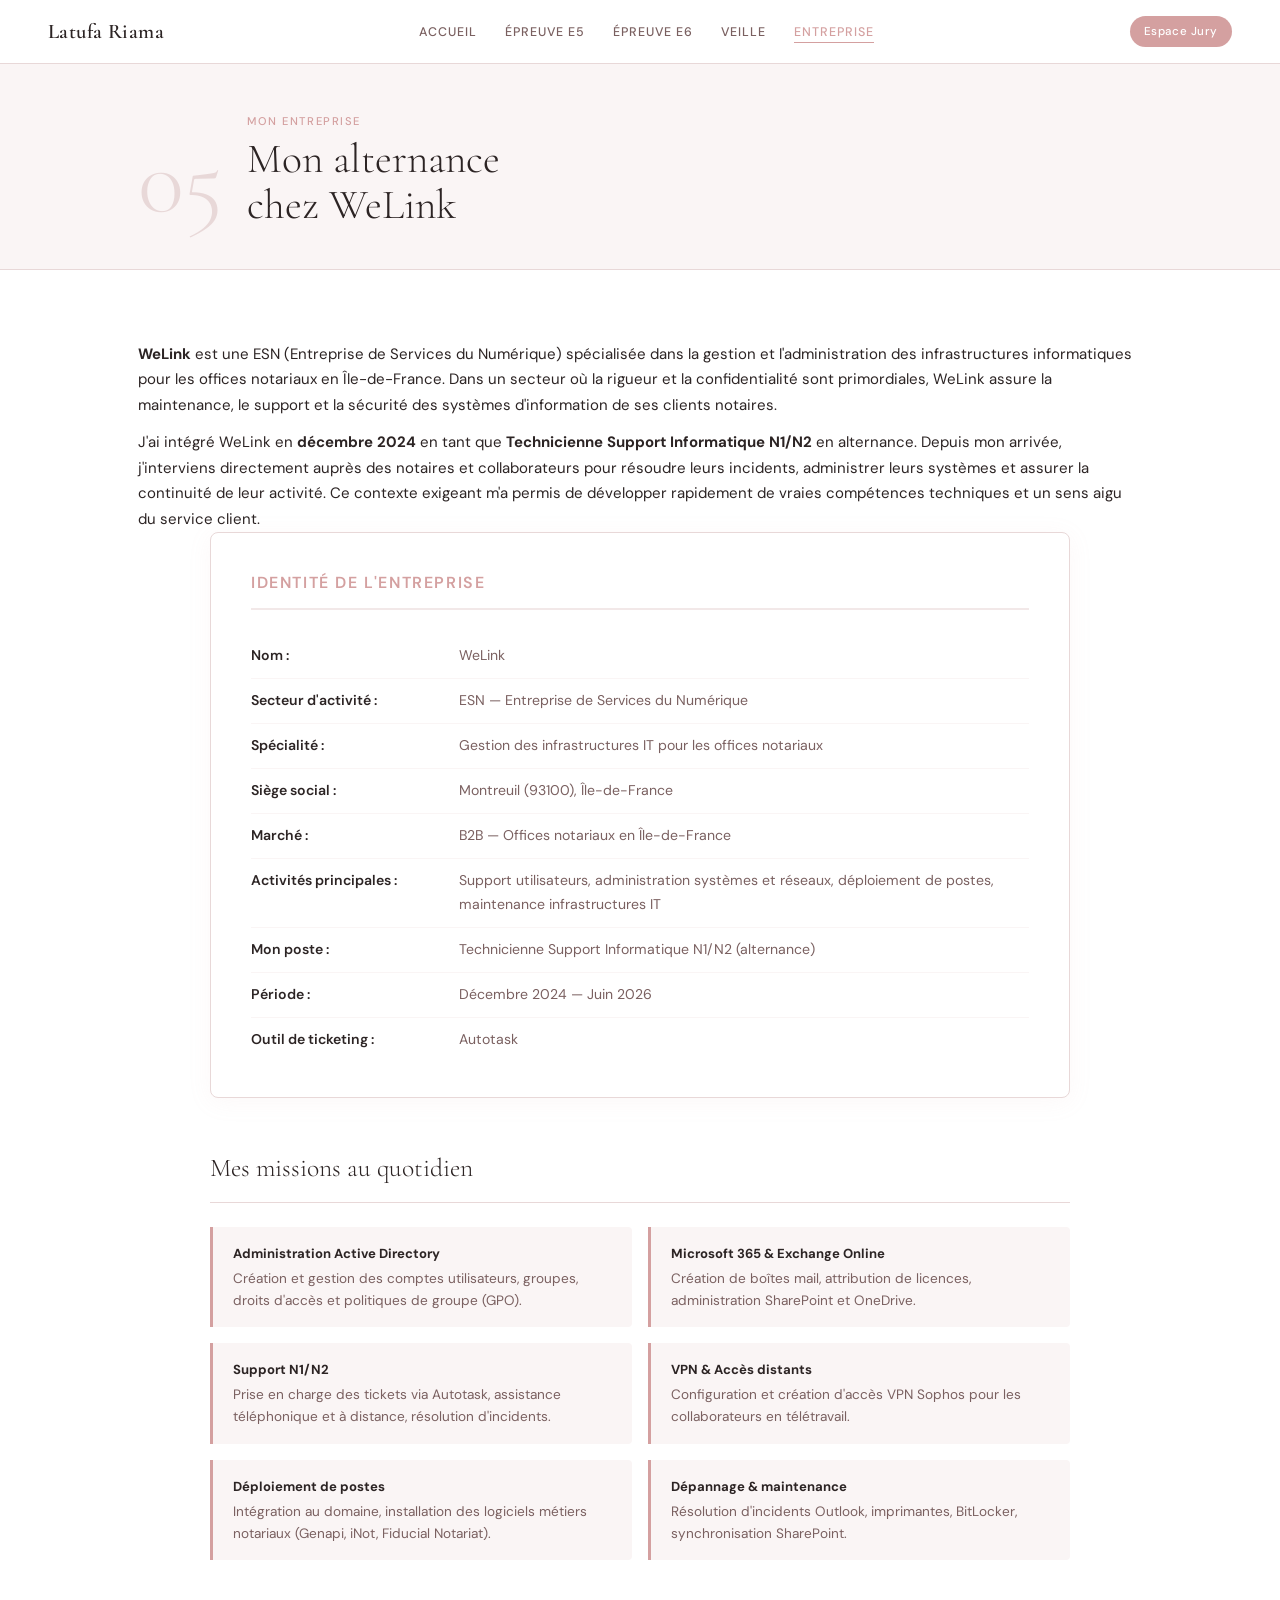
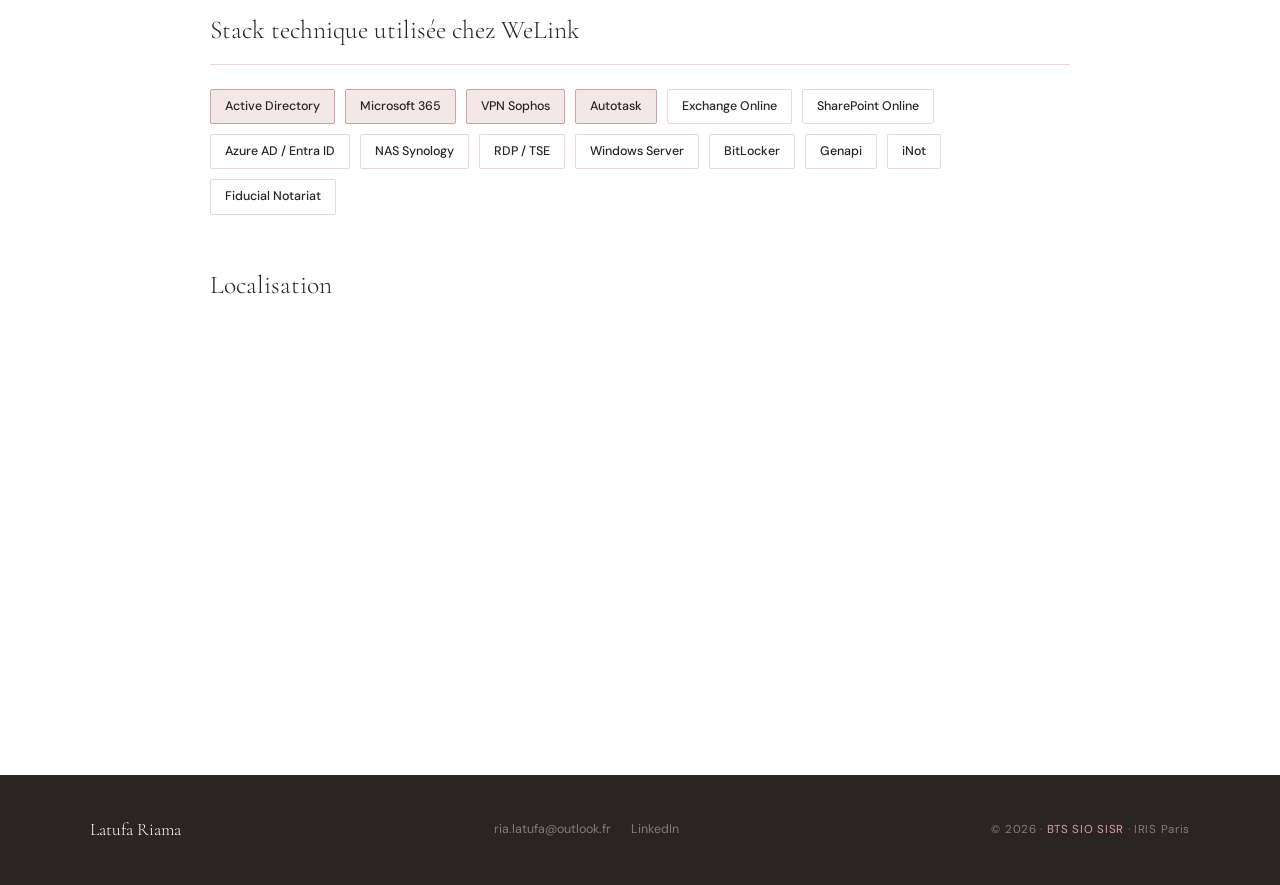
<file: entreprise.html>
<!DOCTYPE html>
<html lang="fr">
<head>
<meta charset="UTF-8">
<meta name="viewport" content="width=device-width, initial-scale=1.0">
<title>Entreprise — Latufa Riama</title>
<link rel="stylesheet" href="style.css">
<style>
  .ent-hero-title {
    font-family: 'Cormorant Garamond', serif;
    font-size: 2.4rem;
    font-weight: 300;
    color: var(--rose);
    text-align: center;
    margin-bottom: 8px;
  }
  .ent-subtitle {
    text-align: center;
    font-size: 0.85rem;
    color: var(--text-light);
    letter-spacing: 0.08em;
    text-transform: uppercase;
    margin-bottom: 48px;
  }
  .ent-intro {
    max-width: 860px;
    margin: 0 auto 48px;
    font-size: 0.95rem;
    color: var(--text-light);
    line-height: 1.9;
    text-align: justify;
  }
  .ent-intro strong { color: var(--text); }

  .identite-box {
    background: white;
    border: 1px solid var(--border);
    border-radius: 8px;
    padding: 36px 40px;
    margin: 0 auto 48px;
    max-width: 860px;
    box-shadow: 0 4px 24px rgba(212,160,160,0.08);
  }
  .identite-box h2 {
    font-size: 1rem;
    font-weight: 600;
    color: var(--rose);
    letter-spacing: 0.1em;
    text-transform: uppercase;
    margin-bottom: 24px;
    padding-bottom: 12px;
    border-bottom: 2px solid var(--rose-light);
  }
  .identite-row {
    display: flex;
    gap: 8px;
    padding: 10px 0;
    border-bottom: 1px solid var(--rose-pale);
    font-size: 0.88rem;
  }
  .identite-row:last-child { border-bottom: none; }
  .identite-label {
    font-weight: 600;
    color: var(--text);
    min-width: 200px;
    flex-shrink: 0;
  }
  .identite-value { color: var(--text-light); }

  .missions-section {
    max-width: 860px;
    margin: 0 auto 48px;
  }
  .missions-section h2 {
    font-family: 'Cormorant Garamond', serif;
    font-size: 1.6rem;
    font-weight: 300;
    color: var(--text);
    margin-bottom: 24px;
    padding-bottom: 12px;
    border-bottom: 1px solid var(--border);
  }
  .missions-grid {
    display: grid;
    grid-template-columns: 1fr 1fr;
    gap: 16px;
  }
  .mission-item {
    background: var(--rose-pale);
    border-left: 3px solid var(--rose);
    padding: 16px 20px;
    border-radius: 0 4px 4px 0;
    font-size: 0.85rem;
    color: var(--text-light);
    line-height: 1.6;
  }
  .mission-item strong { color: var(--text); display: block; margin-bottom: 4px; font-size: 0.82rem; }

  .stack-section {
    max-width: 860px;
    margin: 0 auto 48px;
  }
  .stack-section h2 {
    font-family: 'Cormorant Garamond', serif;
    font-size: 1.6rem;
    font-weight: 300;
    color: var(--text);
    margin-bottom: 24px;
    padding-bottom: 12px;
    border-bottom: 1px solid var(--border);
  }

  .map-section {
    max-width: 860px;
    margin: 0 auto 48px;
  }
  .map-section h2 {
    font-family: 'Cormorant Garamond', serif;
    font-size: 1.6rem;
    font-weight: 300;
    color: var(--text);
    margin-bottom: 16px;
  }
  .map-embed {
    width: 100%;
    height: 300px;
    border: 1px solid var(--border);
    border-radius: 4px;
  }

  @media (max-width: 768px) {
    .missions-grid { grid-template-columns: 1fr; }
    .identite-row { flex-direction: column; gap: 2px; }
    .identite-label { min-width: auto; }
  }
</style>
</head>
<body>

<div class="scroll-progress" id="scrollProgress"></div>

<nav>
  <a href="index.html" class="nav-logo">Latufa Riama</a>
  <ul class="nav-links">
    <li><a href="index.html">Accueil</a></li>
    <li><a href="e5.html">Épreuve E5</a></li>
    <li><a href="e6.html">Épreuve E6</a></li>
    <li><a href="veille.html">Veille</a></li>
    <li><a href="entreprise.html" class="active">Entreprise</a></li>
  </ul>
  <div class="nav-jury">Espace Jury</div>
</nav>

<div class="page-hero">
  <div class="page-hero-inner">
    <div class="page-number">05</div>
    <div class="page-title-block">
      <span>Mon entreprise</span>
      <h1>Mon alternance<br>chez WeLink</h1>
    </div>
  </div>
</div>

<div class="main-content">

  <!-- INTRO -->
  <div class="e-intro fade-in">
    <p>
      <strong>WeLink</strong> est une ESN (Entreprise de Services du Numérique) spécialisée dans la gestion et l'administration des infrastructures informatiques pour les offices notariaux en Île-de-France. Dans un secteur où la rigueur et la confidentialité sont primordiales, WeLink assure la maintenance, le support et la sécurité des systèmes d'information de ses clients notaires.
    </p>
    <p style="margin-top:12px;">
      J'ai intégré WeLink en <strong>décembre 2024</strong> en tant que <strong>Technicienne Support Informatique N1/N2</strong> en alternance. Depuis mon arrivée, j'interviens directement auprès des notaires et collaborateurs pour résoudre leurs incidents, administrer leurs systèmes et assurer la continuité de leur activité. Ce contexte exigeant m'a permis de développer rapidement de vraies compétences techniques et un sens aigu du service client.
    </p>
  </div>

  <!-- IDENTITE -->
  <div class="identite-box fade-in">
    <h2>Identité de l'entreprise</h2>
    <div class="identite-row">
      <span class="identite-label">Nom :</span>
      <span class="identite-value">WeLink</span>
    </div>
    <div class="identite-row">
      <span class="identite-label">Secteur d'activité :</span>
      <span class="identite-value">ESN — Entreprise de Services du Numérique</span>
    </div>
    <div class="identite-row">
      <span class="identite-label">Spécialité :</span>
      <span class="identite-value">Gestion des infrastructures IT pour les offices notariaux</span>
    </div>
    <div class="identite-row">
      <span class="identite-label">Siège social :</span>
      <span class="identite-value">Montreuil (93100), Île-de-France</span>
    </div>
    <div class="identite-row">
      <span class="identite-label">Marché :</span>
      <span class="identite-value">B2B — Offices notariaux en Île-de-France</span>
    </div>
    <div class="identite-row">
      <span class="identite-label">Activités principales :</span>
      <span class="identite-value">Support utilisateurs, administration systèmes et réseaux, déploiement de postes, maintenance infrastructures IT</span>
    </div>
    <div class="identite-row">
      <span class="identite-label">Mon poste :</span>
      <span class="identite-value">Technicienne Support Informatique N1/N2 (alternance)</span>
    </div>
    <div class="identite-row">
      <span class="identite-label">Période :</span>
      <span class="identite-value">Décembre 2024 — Juin 2026</span>
    </div>
    <div class="identite-row">
      <span class="identite-label">Outil de ticketing :</span>
      <span class="identite-value">Autotask</span>
    </div>
  </div>

  <!-- MISSIONS -->
  <div class="missions-section fade-in">
    <h2>Mes missions au quotidien</h2>
    <div class="missions-grid">
      <div class="mission-item">
        <strong>Administration Active Directory</strong>
        Création et gestion des comptes utilisateurs, groupes, droits d'accès et politiques de groupe (GPO).
      </div>
      <div class="mission-item">
        <strong>Microsoft 365 & Exchange Online</strong>
        Création de boîtes mail, attribution de licences, administration SharePoint et OneDrive.
      </div>
      <div class="mission-item">
        <strong>Support N1/N2</strong>
        Prise en charge des tickets via Autotask, assistance téléphonique et à distance, résolution d'incidents.
      </div>
      <div class="mission-item">
        <strong>VPN & Accès distants</strong>
        Configuration et création d'accès VPN Sophos pour les collaborateurs en télétravail.
      </div>
      <div class="mission-item">
        <strong>Déploiement de postes</strong>
        Intégration au domaine, installation des logiciels métiers notariaux (Genapi, iNot, Fiducial Notariat).
      </div>
      <div class="mission-item">
        <strong>Dépannage & maintenance</strong>
        Résolution d'incidents Outlook, imprimantes, BitLocker, synchronisation SharePoint.
      </div>
    </div>
  </div>

  <!-- STACK TECHNIQUE -->
  <div class="stack-section fade-in">
    <h2>Stack technique utilisée chez WeLink</h2>
    <div class="skills-list">
      <span class="skill-tag highlight">Active Directory</span>
      <span class="skill-tag highlight">Microsoft 365</span>
      <span class="skill-tag highlight">VPN Sophos</span>
      <span class="skill-tag highlight">Autotask</span>
      <span class="skill-tag">Exchange Online</span>
      <span class="skill-tag">SharePoint Online</span>
      <span class="skill-tag">Azure AD / Entra ID</span>
      <span class="skill-tag">NAS Synology</span>
      <span class="skill-tag">RDP / TSE</span>
      <span class="skill-tag">Windows Server</span>
      <span class="skill-tag">BitLocker</span>
      <span class="skill-tag">Genapi</span>
      <span class="skill-tag">iNot</span>
      <span class="skill-tag">Fiducial Notariat</span>
    </div>
  </div>

  <!-- LOCALISATION -->
  <div class="map-section fade-in">
    <h2>Localisation</h2>
    <iframe
      class="map-embed"
      src="https://www.google.com/maps/embed?pb=!1m18!1m12!1m3!1d2624.9!2d2.4414!3d48.8637!2m3!1f0!2f0!3f0!3m2!1i1024!2i768!4f13.1!3m3!1m2!1s0x47e66d8a2b2e5a5f%3A0x40b82c3688c9460!2sMontreuil%2C%2093100!5e0!3m2!1sfr!2sfr!4v1"
      allowfullscreen=""
      loading="lazy"
      referrerpolicy="no-referrer-when-downgrade"
      style="border:0;">
    </iframe>
  </div>

</div>

<footer>
  <div class="footer-inner">
    <div class="footer-name">Latufa Riama</div>
    <div class="footer-links">
      <a href="mailto:ria.latufa@outlook.fr">ria.latufa@outlook.fr</a>
      <a href="https://www.linkedin.com/in/latufa-r-51b45a205/" target="_blank">LinkedIn</a>
    </div>
    <div class="footer-copy">&copy; 2026 &middot; <span>BTS SIO SISR</span> &middot; IRIS Paris</div>
  </div>
</footer>

<script>
  const progressBar = document.getElementById("scrollProgress");
  window.addEventListener("scroll", () => {
    const pct = window.scrollY / (document.documentElement.scrollHeight - window.innerHeight) * 100;
    if(progressBar) progressBar.style.width = pct + "%";
  });
  const obs = new IntersectionObserver(entries => {
    entries.forEach((e, i) => {
      if (e.isIntersecting) { setTimeout(() => e.target.classList.add("visible"), i * 100); obs.unobserve(e.target); }
    });
  }, { threshold: 0.08 });
  document.querySelectorAll(".fade-in").forEach(el => obs.observe(el));
</script>
</body>
</html>
</file>
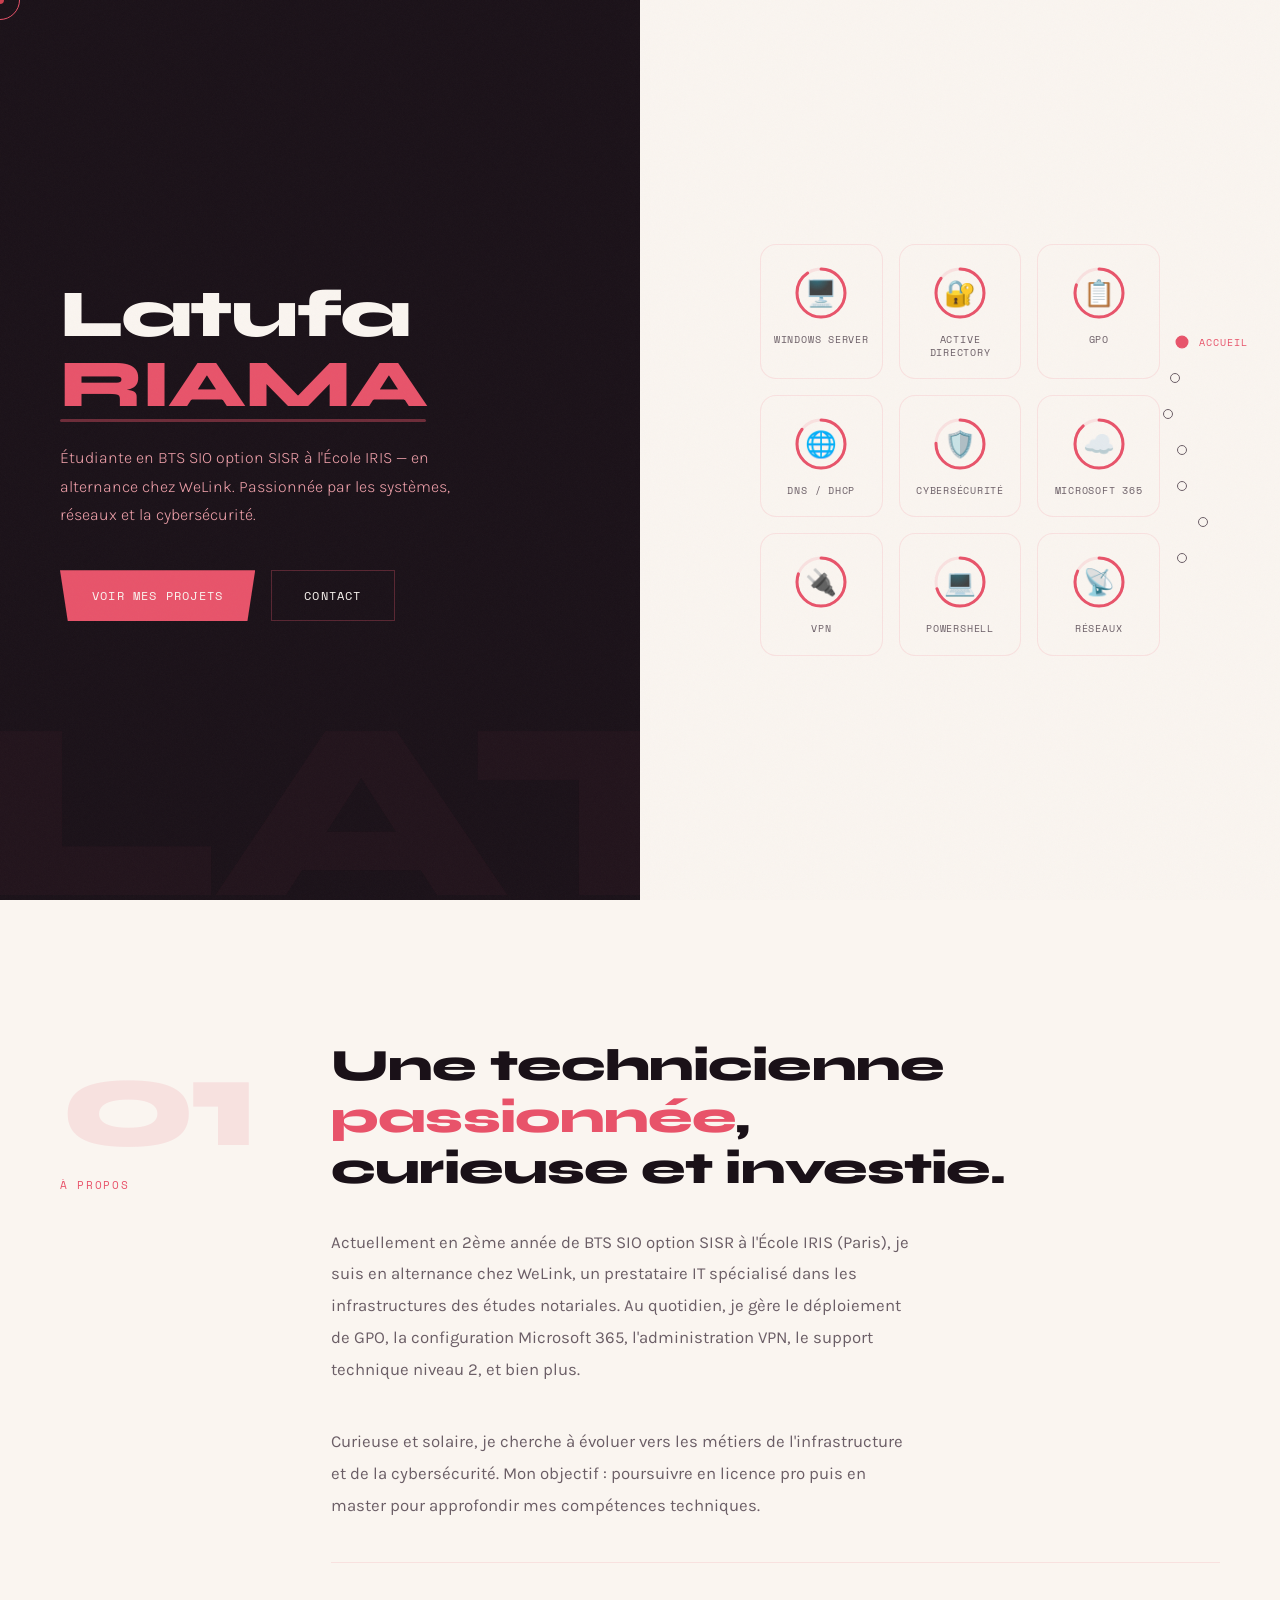
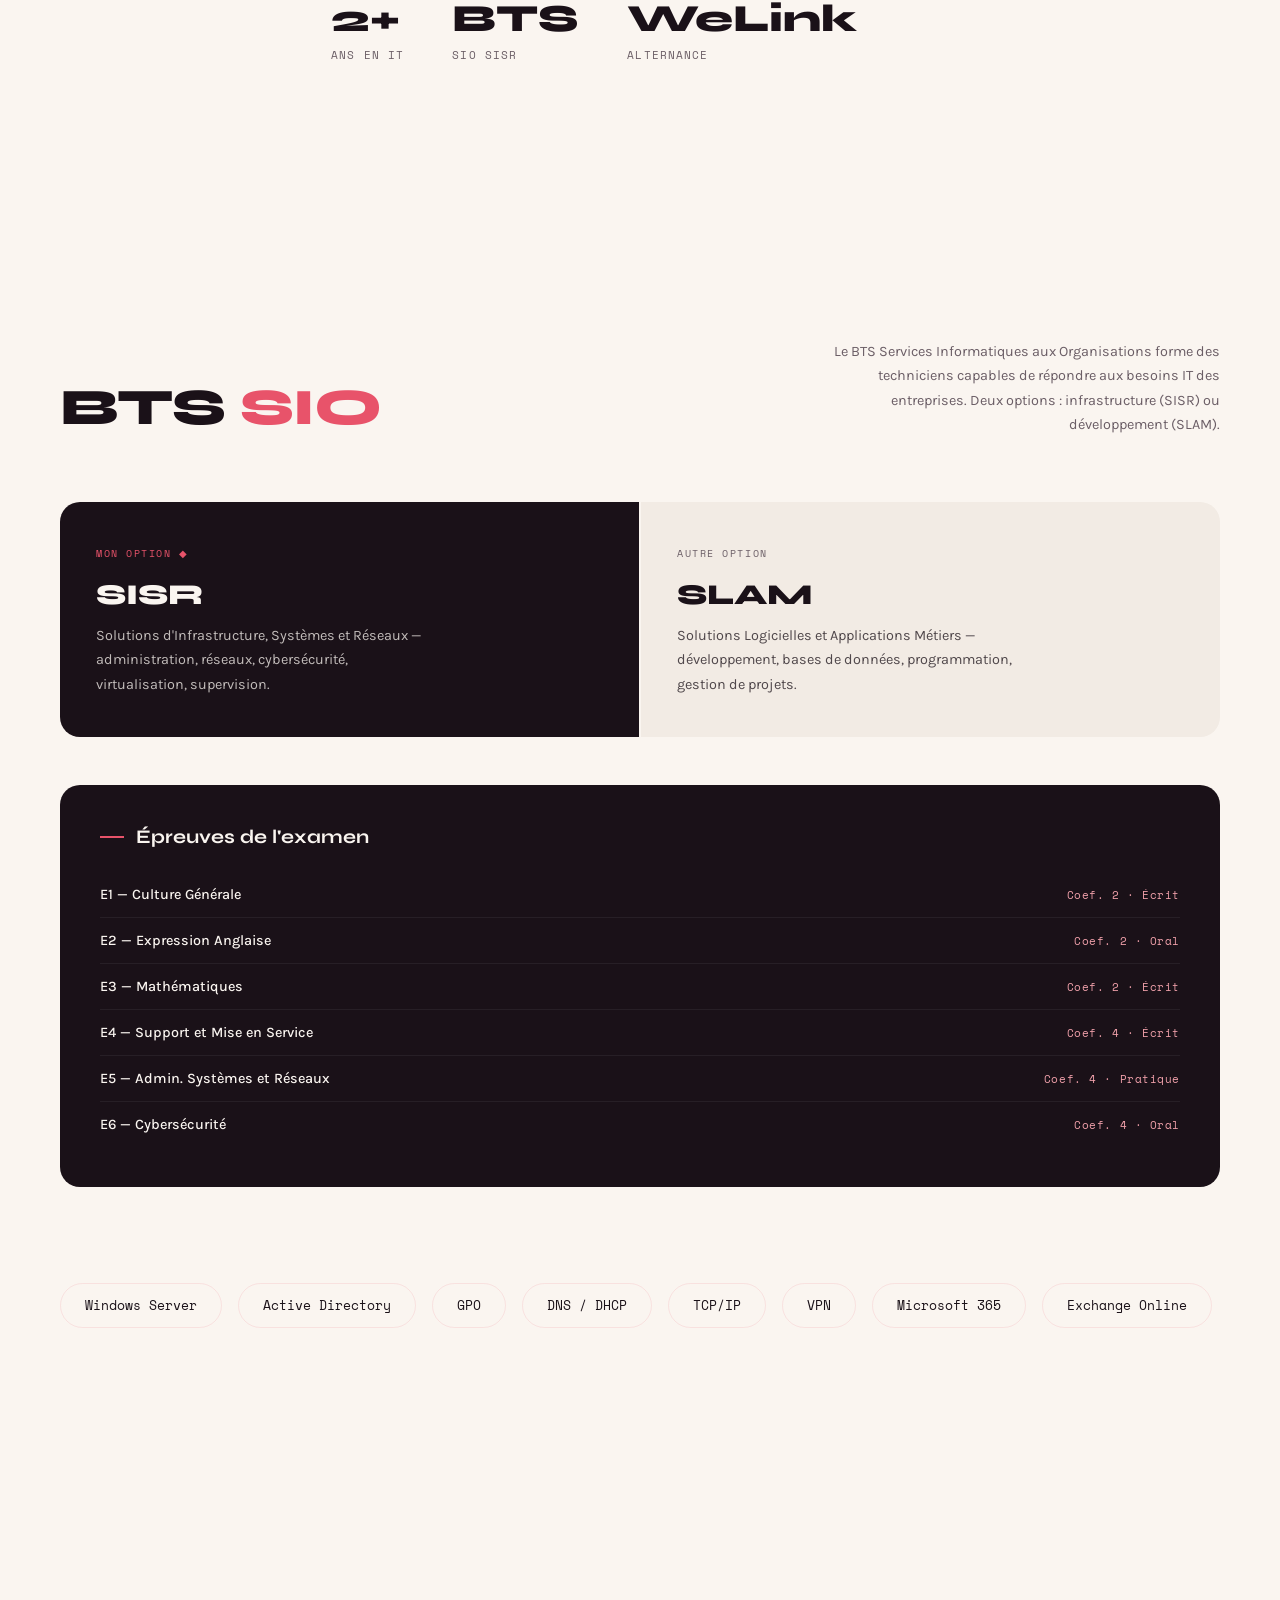
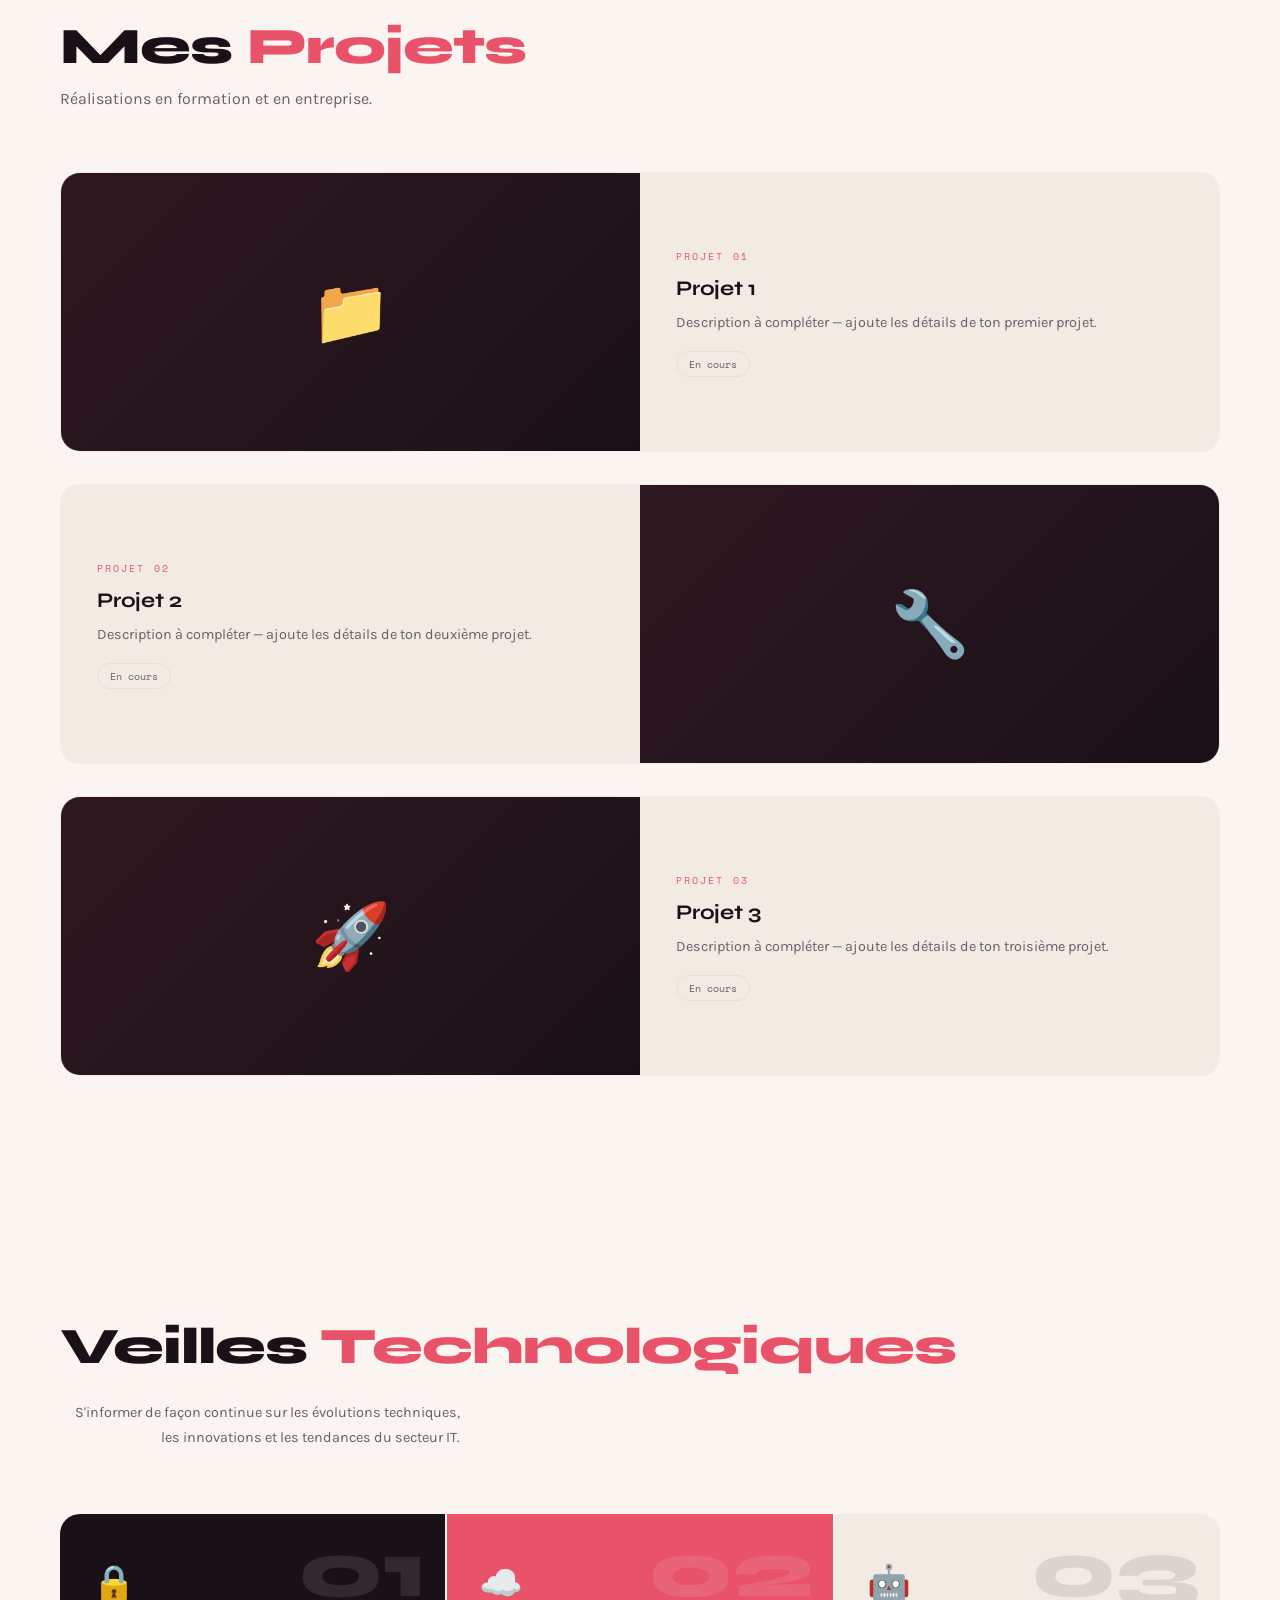
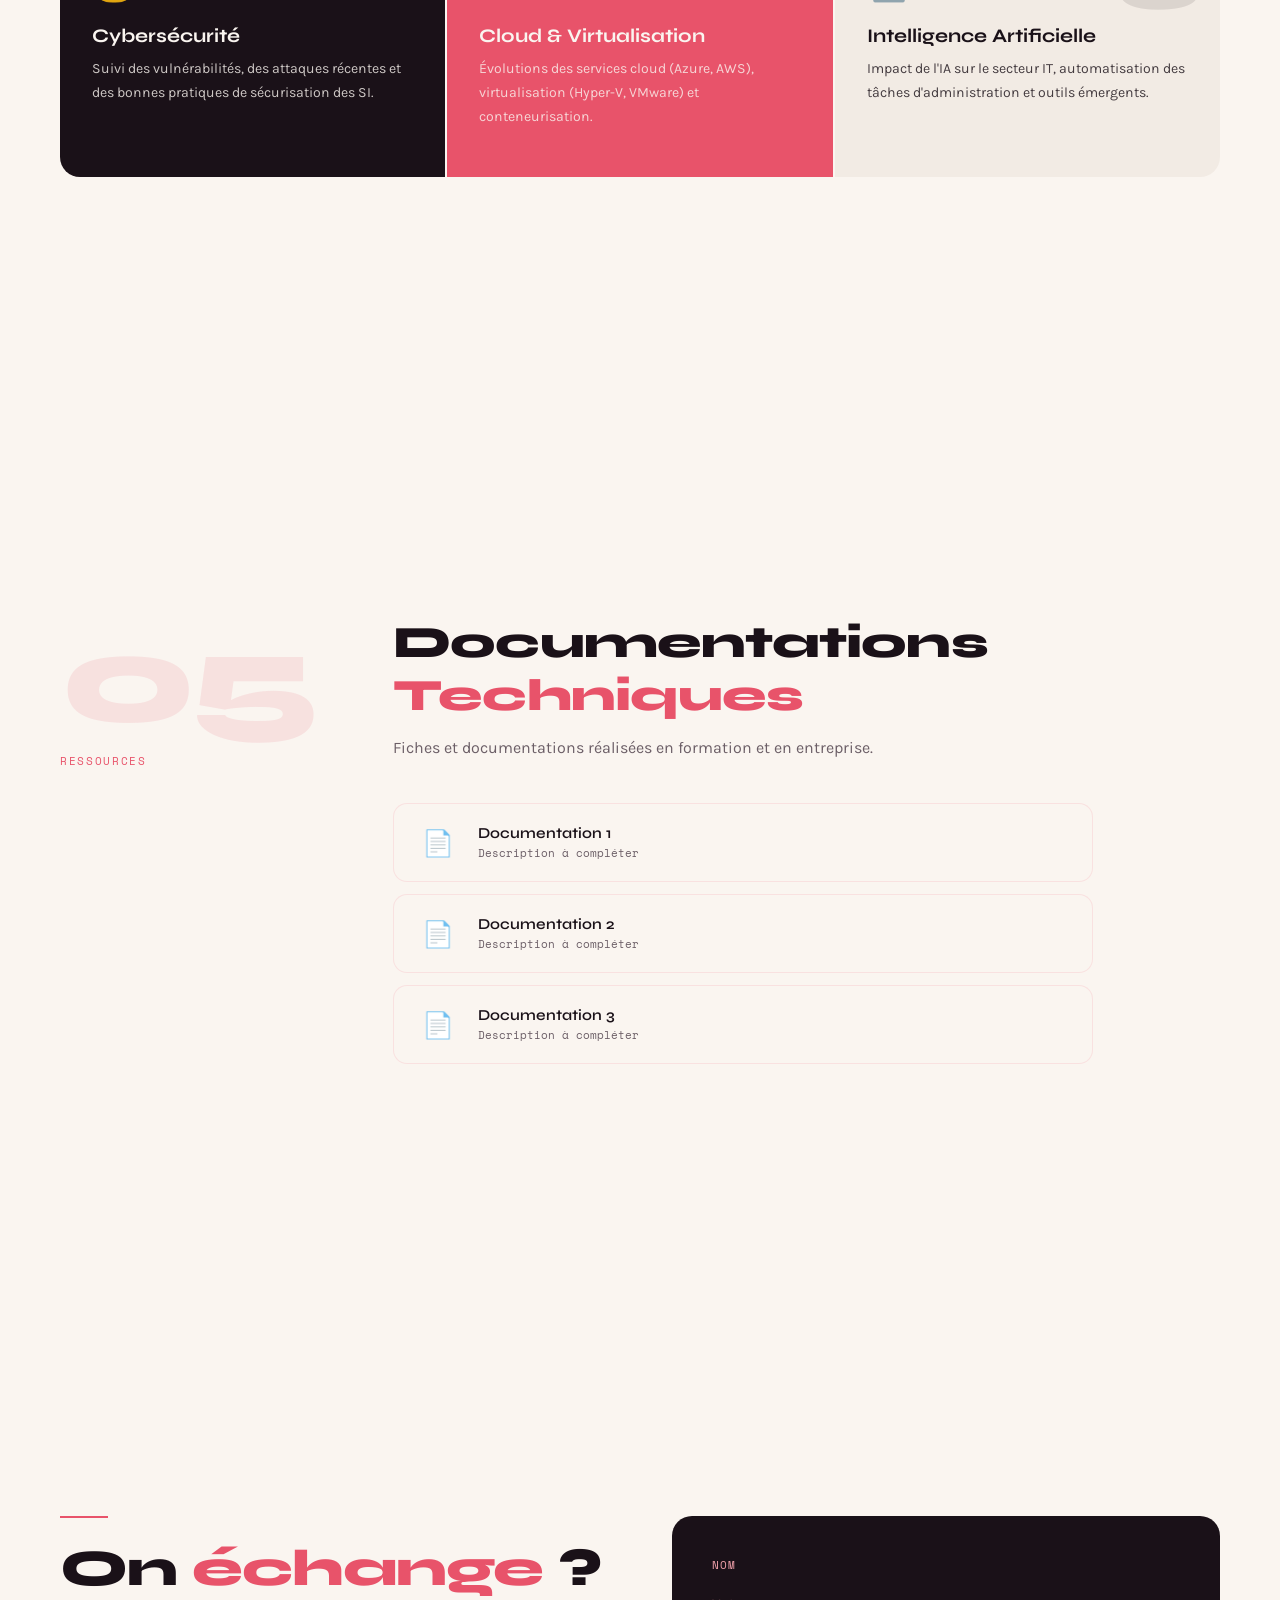
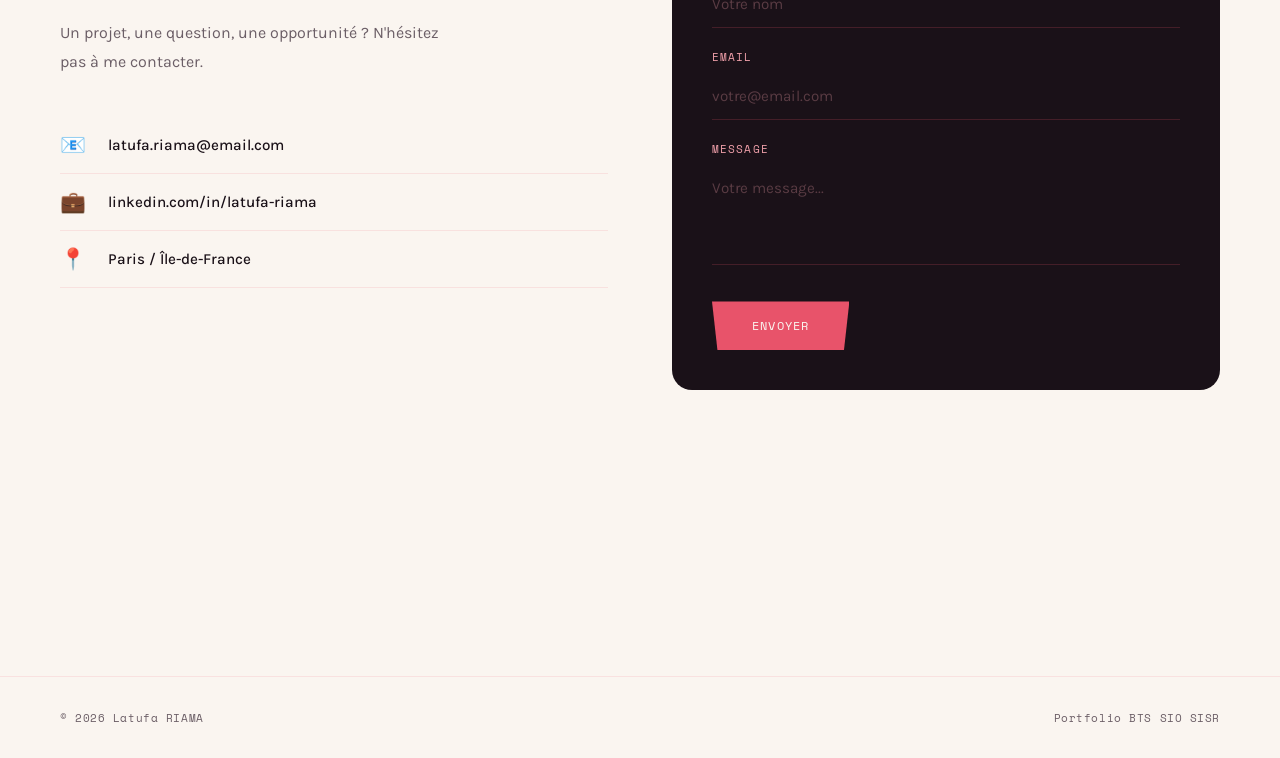
<file: portfolio_2.html>
<!DOCTYPE html>
<html lang="fr">
<head>
<meta charset="UTF-8">
<meta name="viewport" content="width=device-width, initial-scale=1.0">
<title>Latufa RIAMA — Portfolio</title>
<link href="https://fonts.googleapis.com/css2?family=Syne:wght@400;500;600;700;800&family=Karla:ital,wght@0,300;0,400;0,500;0,600;0,700;1,400&family=Space+Mono:wght@400;700&display=swap" rel="stylesheet">
<style>
*,*::before,*::after{margin:0;padding:0;box-sizing:border-box}
:root{
  --ink:#1a1118;--cream:#faf5f0;--blush:#e8536a;--blush-soft:#f0a0aa;
  --rose-mist:rgba(232,83,106,0.06);--rose-wash:rgba(232,83,106,0.12);
  --warm:#d4a574;--slate:#6b5e66;--pale:#f2ebe4;
  --font-display:'Syne',sans-serif;--font-body:'Karla',sans-serif;--font-mono:'Space Mono',monospace;
}
html{scroll-behavior:smooth;cursor:none}
body{background:var(--cream);color:var(--ink);font-family:var(--font-body);overflow-x:hidden;position:relative}
body::after{content:'';position:fixed;inset:0;pointer-events:none;z-index:9999;
  background:url("data:image/svg+xml,%3Csvg viewBox='0 0 256 256' xmlns='http://www.w3.org/2000/svg'%3E%3Cfilter id='n'%3E%3CfeTurbulence type='fractalNoise' baseFrequency='0.9' numOctaves='4' stitchTiles='stitch'/%3E%3C/filter%3E%3Crect width='100%25' height='100%25' filter='url(%23n)' opacity='0.03'/%3E%3C/svg%3E");
  background-size:128px 128px}
::selection{background:var(--blush);color:var(--cream)}
a{text-decoration:none;color:inherit}

.cursor-dot{width:8px;height:8px;background:var(--blush);border-radius:50%;position:fixed;pointer-events:none;z-index:99999;transition:transform .1s;mix-blend-mode:difference}
.cursor-ring{width:40px;height:40px;border:1.5px solid var(--blush);border-radius:50%;position:fixed;pointer-events:none;z-index:99998;transition:transform .15s,width .3s,height .3s,border-color .3s;transform:translate(-50%,-50%)}
.cursor-ring.hover{width:64px;height:64px;border-color:var(--blush-soft);background:rgba(232,83,106,0.05)}



.side-nav{position:fixed;right:32px;top:50%;transform:translateY(-50%);z-index:999;display:flex;flex-direction:column;gap:20px;align-items:flex-end}
.side-nav-item{display:flex;align-items:center;gap:12px;cursor:pointer;flex-direction:row-reverse}
.side-nav-label{font-family:var(--font-mono);font-size:.65rem;letter-spacing:.1em;text-transform:uppercase;color:transparent;transition:all .4s;transform:translateX(8px)}
.side-nav-item:hover .side-nav-label,.side-nav-item.active .side-nav-label{color:var(--blush);transform:translateX(0)}
.side-nav-dot{width:10px;height:10px;border-radius:50%;border:1.5px solid var(--slate);transition:all .3s;position:relative}
.side-nav-item:hover .side-nav-dot,.side-nav-item.active .side-nav-dot{border-color:var(--blush);background:var(--blush);transform:scale(1.3)}
@media(max-width:900px){.side-nav{display:none}}

.mobile-nav{display:none;position:fixed;bottom:20px;left:50%;transform:translateX(-50%);z-index:1000;background:var(--ink);border-radius:100px;padding:8px 12px;gap:4px;border:1px solid rgba(232,83,106,0.2);backdrop-filter:blur(20px)}
.mobile-nav a{font-family:var(--font-mono);font-size:.6rem;letter-spacing:.05em;text-transform:uppercase;color:var(--blush-soft);padding:8px 12px;border-radius:100px;transition:all .3s}
.mobile-nav a.active{background:var(--blush);color:var(--cream)}
@media(max-width:900px){.mobile-nav{display:flex}}

section{min-height:100vh;position:relative;padding:140px 60px 100px}
@media(max-width:768px){section{padding:120px 24px 80px}}

.hero{display:grid;grid-template-columns:1fr 1fr;min-height:100vh;padding:0;overflow:hidden}
@media(max-width:900px){.hero{grid-template-columns:1fr;min-height:auto;padding-top:60px}}
.hero-left{background:var(--ink);display:flex;flex-direction:column;justify-content:center;padding:80px 60px;position:relative;overflow:hidden}
@media(max-width:768px){.hero-left{padding:100px 28px 60px}}
.hero-left::before{content:'LATUFA';position:absolute;bottom:-40px;left:-20px;font-family:var(--font-display);font-size:clamp(8rem,20vw,16rem);font-weight:800;color:rgba(232,83,106,0.04);line-height:1;pointer-events:none;letter-spacing:-.03em}

.hero-name{font-family:var(--font-display);font-size:clamp(2.4rem,5.5vw,4.2rem);font-weight:800;color:var(--cream);line-height:1.05;letter-spacing:-.02em;margin-bottom:24px}
.hero-name em{font-style:normal;color:var(--blush);position:relative}
.hero-name em::after{content:'';position:absolute;bottom:2px;left:0;right:0;height:3px;background:var(--blush);opacity:.4;border-radius:2px}
.hero-sub{font-family:var(--font-body);font-size:1rem;color:var(--blush-soft);line-height:1.8;max-width:420px;margin-bottom:40px;font-weight:300}
.hero-ctas{display:flex;gap:16px;flex-wrap:wrap}
.btn{font-family:var(--font-mono);font-size:.75rem;letter-spacing:.1em;text-transform:uppercase;padding:16px 32px;border:none;cursor:pointer;transition:all .4s;position:relative;overflow:hidden}
.btn-fill{background:var(--blush);color:var(--cream);clip-path:polygon(0 0,100% 0,96% 100%,4% 100%)}
.btn-fill:hover{background:var(--blush-soft);transform:translateY(-2px)}
.btn-ghost{background:transparent;color:var(--cream);border:1px solid rgba(232,83,106,0.3)}
.btn-ghost:hover{border-color:var(--blush);color:var(--blush)}

.hero-right{background:var(--cream);display:flex;align-items:center;justify-content:center;position:relative;overflow:hidden;min-height:50vh;padding:40px}
.skills-grid{display:grid;grid-template-columns:repeat(3,1fr);gap:16px;width:100%;max-width:400px}
.skill-cell{display:flex;flex-direction:column;align-items:center;gap:12px;padding:20px 12px;border-radius:16px;border:1px solid var(--rose-wash);background:var(--cream);transition:all .4s;cursor:default;position:relative;overflow:hidden}
.skill-cell:hover{background:var(--ink);border-color:var(--ink);transform:translateY(-6px);box-shadow:0 16px 32px rgba(26,17,24,0.1)}
.skill-cell:hover .skill-cell-label{color:var(--cream)}
.skill-cell:hover .skill-cell-icon{transform:scale(1.15)}
.skill-cell:hover .circle-progress{stroke:var(--blush-soft)}
.skill-cell-icon{font-size:1.6rem;transition:transform .4s;position:absolute;top:50%;left:50%;transform:translate(-50%,-50%);z-index:2}
.skill-cell-ring{position:relative;width:56px;height:56px}
.skill-cell-ring svg{width:56px;height:56px;transform:rotate(-90deg)}
.circle-bg{fill:none;stroke:var(--rose-wash);stroke-width:3}
.circle-progress{fill:none;stroke:var(--blush);stroke-width:3;stroke-linecap:round;transition:stroke-dashoffset 1.2s cubic-bezier(0.16,1,0.3,1),stroke .3s}
.skill-cell-label{font-family:var(--font-mono);font-size:.6rem;letter-spacing:.08em;text-transform:uppercase;color:var(--slate);text-align:center;transition:color .3s;line-height:1.3}
.skill-cell-pct{font-family:var(--font-display);font-size:.7rem;font-weight:700;color:var(--blush);position:absolute;top:50%;left:50%;transform:translate(-50%,-50%);opacity:0;transition:opacity .3s}
.skill-cell:hover .skill-cell-pct{opacity:1}
.skill-cell:hover .skill-cell-icon{opacity:0;transform:translate(-50%,-50%) scale(0.5)}
@media(max-width:900px){.hero-right{padding:40px 24px;min-height:auto}.skills-grid{max-width:340px}}

.about-layout{display:grid;grid-template-columns:auto 1fr;gap:80px;align-items:start}
@media(max-width:900px){.about-layout{grid-template-columns:1fr;gap:40px}}
.about-sidebar{position:sticky;top:180px}
.about-num{font-family:var(--font-display);font-size:8rem;font-weight:800;color:var(--rose-wash);line-height:1;letter-spacing:-.05em}
.about-tag{font-family:var(--font-mono);font-size:.7rem;letter-spacing:.15em;text-transform:uppercase;color:var(--blush);margin-top:8px}
.about-content h2{font-family:var(--font-display);font-size:clamp(1.8rem,4vw,2.8rem);font-weight:800;line-height:1.15;margin-bottom:32px;letter-spacing:-.02em}
.about-content h2 span{color:var(--blush)}
.about-text{color:var(--slate);font-size:1.05rem;line-height:1.9;max-width:580px;margin-bottom:40px}
.stat-row{display:flex;gap:48px;flex-wrap:wrap;padding-top:32px;border-top:1px solid var(--rose-wash)}
.stat-item .stat-num{font-family:var(--font-display);font-size:2.4rem;font-weight:800;color:var(--ink)}
.stat-item .stat-label{font-family:var(--font-mono);font-size:.7rem;letter-spacing:.1em;text-transform:uppercase;color:var(--slate);margin-top:4px}

.bts-header{display:flex;justify-content:space-between;align-items:flex-end;margin-bottom:64px;flex-wrap:wrap;gap:24px}
.bts-header h2{font-family:var(--font-display);font-size:clamp(2rem,4.5vw,3.2rem);font-weight:800;letter-spacing:-.02em}
.bts-header h2 span{color:var(--blush)}
.bts-explain{max-width:400px;font-size:.9rem;color:var(--slate);line-height:1.7;text-align:right}
@media(max-width:768px){.bts-explain{text-align:left}}
.options-row{display:grid;grid-template-columns:1fr 1fr;gap:2px;margin-bottom:48px;border-radius:20px;overflow:hidden}
@media(max-width:768px){.options-row{grid-template-columns:1fr}}
.opt-card{padding:40px 36px;transition:all .5s;cursor:default;position:relative}
.opt-card.mine{background:var(--ink);color:var(--cream)}
.opt-card.other{background:var(--pale);color:var(--ink)}
.opt-badge{font-family:var(--font-mono);font-size:.65rem;letter-spacing:.15em;text-transform:uppercase;margin-bottom:16px;display:inline-block}
.opt-card.mine .opt-badge{color:var(--blush)}
.opt-card.other .opt-badge{color:var(--slate)}
.opt-name{font-family:var(--font-display);font-size:1.8rem;font-weight:800;margin-bottom:12px}
.opt-desc{font-size:.9rem;line-height:1.7;opacity:.75;max-width:340px}
.epreuves-wrap{background:var(--ink);border-radius:20px;padding:40px;color:var(--cream)}
.epreuves-title{font-family:var(--font-display);font-weight:700;font-size:1.2rem;margin-bottom:24px;display:flex;align-items:center;gap:12px}
.epreuves-title::before{content:'';width:24px;height:2px;background:var(--blush)}
.epreuve-row{display:flex;justify-content:space-between;align-items:center;padding:14px 0;border-bottom:1px solid rgba(255,255,255,0.06)}
.epreuve-row:last-child{border:none}
.epreuve-name{font-family:var(--font-body);font-weight:500;font-size:.9rem}
.epreuve-meta{font-family:var(--font-mono);font-size:.7rem;color:var(--blush-soft);letter-spacing:.05em}

.skills-section{padding:48px 0;overflow:hidden;margin-top:48px}
.skills-track{display:flex;gap:16px;animation:skillsScroll 25s linear infinite;width:max-content}
.skills-track:hover{animation-play-state:paused}
.skill-tag{font-family:var(--font-mono);font-size:.8rem;padding:12px 24px;border-radius:100px;white-space:nowrap;border:1px solid var(--rose-wash);color:var(--ink);transition:all .3s;cursor:default;background:transparent}
.skill-tag:hover{background:var(--blush);color:var(--cream);border-color:var(--blush);transform:scale(1.05)}
@keyframes skillsScroll{0%{transform:translateX(0)}100%{transform:translateX(-50%)}}

.projects-header{margin-bottom:64px}
.projects-header h2{font-family:var(--font-display);font-size:clamp(2rem,4.5vw,3.2rem);font-weight:800;letter-spacing:-.02em;margin-bottom:12px}
.projects-header h2 span{color:var(--blush)}
.projects-header p{color:var(--slate);font-size:1rem;max-width:480px}
.project-grid{display:grid;gap:32px}
.project-card{display:grid;grid-template-columns:1fr 1fr;background:var(--pale);border-radius:20px;overflow:hidden;transition:all .5s;cursor:default;border:1px solid transparent;min-height:280px}
.project-card:hover{border-color:var(--blush-soft);transform:translateY(-4px);box-shadow:0 24px 48px rgba(26,17,24,0.08)}
@media(max-width:768px){.project-card{grid-template-columns:1fr}}
.project-card:nth-child(even){direction:rtl}
.project-card:nth-child(even) > *{direction:ltr}
.project-visual{background:var(--ink);display:flex;align-items:center;justify-content:center;font-size:4rem;position:relative;overflow:hidden;min-height:200px}
.project-visual::after{content:'';position:absolute;inset:0;background:linear-gradient(135deg,rgba(232,83,106,0.1),transparent);pointer-events:none}
.project-body{padding:36px;display:flex;flex-direction:column;justify-content:center}
.project-num{font-family:var(--font-mono);font-size:.65rem;letter-spacing:.2em;color:var(--blush);text-transform:uppercase;margin-bottom:12px}
.project-title{font-family:var(--font-display);font-weight:700;font-size:1.3rem;margin-bottom:10px;letter-spacing:-.01em}
.project-desc{color:var(--slate);font-size:.9rem;line-height:1.7;margin-bottom:16px}
.project-tags{display:flex;flex-wrap:wrap;gap:8px}
.project-tag{font-family:var(--font-mono);font-size:.65rem;padding:4px 12px;border-radius:100px;border:1px solid var(--rose-wash);color:var(--slate)}

.veilles-grid{display:grid;grid-template-columns:repeat(3,1fr);gap:2px;border-radius:20px;overflow:hidden}
@media(max-width:768px){.veilles-grid{grid-template-columns:1fr}}
.veille-item{padding:48px 32px;transition:all .5s;cursor:default;position:relative;overflow:hidden}
.veille-item:nth-child(1){background:var(--ink);color:var(--cream)}
.veille-item:nth-child(2){background:var(--blush);color:var(--cream)}
.veille-item:nth-child(3){background:var(--pale);color:var(--ink)}
.veille-item::before{content:'';position:absolute;top:-50%;left:-50%;width:200%;height:200%;background:radial-gradient(circle,rgba(255,255,255,0.05),transparent 60%);opacity:0;transition:opacity .5s;pointer-events:none}
.veille-item:hover::before{opacity:1}
.veille-num{font-family:var(--font-display);font-size:5rem;font-weight:800;opacity:.1;position:absolute;top:16px;right:20px;line-height:1}
.veille-icon{font-size:2.2rem;margin-bottom:20px;display:block}
.veille-name{font-family:var(--font-display);font-weight:700;font-size:1.2rem;margin-bottom:10px}
.veille-desc{font-size:.88rem;line-height:1.7;opacity:.8}

.docs-list{max-width:700px;display:flex;flex-direction:column;gap:12px}
.doc-row{display:flex;align-items:center;gap:20px;padding:20px 28px;border-radius:14px;border:1px solid var(--rose-wash);transition:all .4s;cursor:pointer;background:var(--cream)}
.doc-row:hover{background:var(--ink);color:var(--cream);border-color:var(--ink);transform:translateX(12px)}
.doc-row:hover .doc-meta{color:var(--blush-soft)}
.doc-emoji{font-size:1.6rem;min-width:36px}
.doc-name{font-family:var(--font-display);font-weight:600;font-size:.95rem}
.doc-meta{font-family:var(--font-mono);font-size:.7rem;color:var(--slate);margin-top:2px;transition:color .4s}

.contact-split{display:grid;grid-template-columns:1fr 1fr;gap:64px;align-items:start}
@media(max-width:900px){.contact-split{grid-template-columns:1fr;gap:40px}}
.contact-left h2{font-family:var(--font-display);font-size:clamp(2rem,4.5vw,3.2rem);font-weight:800;letter-spacing:-.02em;margin-bottom:20px}
.contact-left h2 span{color:var(--blush)}
.contact-left p{color:var(--slate);font-size:1rem;line-height:1.8;margin-bottom:40px;max-width:380px}
.contact-link{display:flex;align-items:center;gap:16px;padding:16px 0;border-bottom:1px solid var(--rose-wash);transition:all .3s;cursor:pointer}
.contact-link:hover{padding-left:12px;border-color:var(--blush)}
.contact-link-icon{font-size:1.3rem;min-width:32px}
.contact-link-text{font-family:var(--font-body);font-weight:500;font-size:.95rem}
.contact-right{background:var(--ink);border-radius:20px;padding:40px;color:var(--cream)}
.form-field{margin-bottom:20px}
.form-field label{display:block;font-family:var(--font-mono);font-size:.7rem;letter-spacing:.1em;text-transform:uppercase;color:var(--blush-soft);margin-bottom:8px}
.form-field input,.form-field textarea{width:100%;padding:14px 0;border:none;border-bottom:1px solid rgba(232,83,106,0.2);background:transparent;color:var(--cream);font-family:var(--font-body);font-size:.95rem;outline:none;transition:border-color .3s}
.form-field input:focus,.form-field textarea:focus{border-color:var(--blush)}
.form-field textarea{min-height:100px;resize:none}
.form-field input::placeholder,.form-field textarea::placeholder{color:rgba(240,160,170,0.3)}
.btn-send{font-family:var(--font-mono);font-size:.75rem;letter-spacing:.1em;text-transform:uppercase;padding:16px 40px;background:var(--blush);color:var(--cream);border:none;cursor:pointer;transition:all .3s;margin-top:12px;clip-path:polygon(0 0,100% 0,96% 100%,4% 100%)}
.btn-send:hover{background:var(--blush-soft);transform:translateY(-2px)}

.section-line{width:48px;height:2px;background:var(--blush);margin-bottom:20px}

.footer{display:flex;justify-content:space-between;align-items:center;padding:32px 60px;border-top:1px solid var(--rose-wash);font-family:var(--font-mono);font-size:.7rem;color:var(--slate);letter-spacing:.05em}
@media(max-width:768px){.footer{flex-direction:column;gap:12px;padding:24px;text-align:center}}

.reveal{opacity:0;transform:translateY(50px);transition:all .9s cubic-bezier(0.16,1,0.3,1)}
.reveal.vis{opacity:1;transform:translateY(0)}
.reveal.from-left{transform:translateX(-60px)}
.reveal.from-left.vis{transform:translateX(0)}
.reveal.from-right{transform:translateX(60px)}
.reveal.from-right.vis{transform:translateX(0)}
.d1{transition-delay:.12s}.d2{transition-delay:.24s}.d3{transition-delay:.36s}
</style>
</head>
<body>

<div class="cursor-dot" id="cursorDot"></div>
<div class="cursor-ring" id="cursorRing"></div>



<nav class="side-nav" id="sideNav">
  <div class="side-nav-item active" onclick="goTo('accueil')"><span class="side-nav-label">Accueil</span><div class="side-nav-dot"></div></div>
  <div class="side-nav-item" onclick="goTo('apropos')"><span class="side-nav-label">À propos</span><div class="side-nav-dot"></div></div>
  <div class="side-nav-item" onclick="goTo('btssio')"><span class="side-nav-label">Formation</span><div class="side-nav-dot"></div></div>
  <div class="side-nav-item" onclick="goTo('projets')"><span class="side-nav-label">Projets</span><div class="side-nav-dot"></div></div>
  <div class="side-nav-item" onclick="goTo('veilles')"><span class="side-nav-label">Veilles</span><div class="side-nav-dot"></div></div>
  <div class="side-nav-item" onclick="goTo('docs')"><span class="side-nav-label">Docs</span><div class="side-nav-dot"></div></div>
  <div class="side-nav-item" onclick="goTo('contact')"><span class="side-nav-label">Contact</span><div class="side-nav-dot"></div></div>
</nav>

<nav class="mobile-nav" id="mobileNav">
  <a href="#accueil" class="active">Accueil</a>
  <a href="#btssio">BTS</a>
  <a href="#projets">Projets</a>
  <a href="#veilles">Veilles</a>
  <a href="#contact">Contact</a>
</nav>

<!-- HERO -->
<section id="accueil" class="hero">
  <div class="hero-left">
    <h1 class="hero-name">Latufa<br><em>RIAMA</em></h1>
    <p class="hero-sub">Étudiante en BTS SIO option SISR à l'École IRIS — en alternance chez WeLink. Passionnée par les systèmes, réseaux et la cybersécurité.</p>
    <div class="hero-ctas">
      <button class="btn btn-fill" onclick="goTo('projets')">Voir mes projets</button>
      <button class="btn btn-ghost" onclick="goTo('contact')">Contact</button>
    </div>
  </div>
  <div class="hero-right">
    <div class="skills-grid" id="heroSkills"></div>
  </div>
</section>

<!-- À PROPOS -->
<section id="apropos">
  <div class="about-layout">
    <div class="about-sidebar reveal from-left">
      <div class="about-num">01</div>
      <div class="about-tag">À propos</div>
    </div>
    <div class="about-content">
      <h2 class="reveal">Une technicienne <span>passionnée</span>,<br>curieuse et investie.</h2>
      <p class="about-text reveal d1">Actuellement en 2ème année de BTS SIO option SISR à l'École IRIS (Paris), je suis en alternance chez WeLink, un prestataire IT spécialisé dans les infrastructures des études notariales. Au quotidien, je gère le déploiement de GPO, la configuration Microsoft 365, l'administration VPN, le support technique niveau 2, et bien plus.</p>
      <p class="about-text reveal d2">Curieuse et solaire, je cherche à évoluer vers les métiers de l'infrastructure et de la cybersécurité. Mon objectif : poursuivre en licence pro puis en master pour approfondir mes compétences techniques.</p>
      <div class="stat-row reveal d3">
        <div class="stat-item"><div class="stat-num">2+</div><div class="stat-label">Ans en IT</div></div>
        <div class="stat-item"><div class="stat-num">BTS</div><div class="stat-label">SIO SISR</div></div>
        <div class="stat-item"><div class="stat-num">WeLink</div><div class="stat-label">Alternance</div></div>
      </div>
    </div>
  </div>
</section>

<!-- BTS SIO -->
<section id="btssio">
  <div class="bts-header reveal">
    <h2>BTS <span>SIO</span></h2>
    <p class="bts-explain">Le BTS Services Informatiques aux Organisations forme des techniciens capables de répondre aux besoins IT des entreprises. Deux options : infrastructure (SISR) ou développement (SLAM).</p>
  </div>
  <div class="options-row reveal">
    <div class="opt-card mine"><div class="opt-badge">Mon option ◆</div><div class="opt-name">SISR</div><p class="opt-desc">Solutions d'Infrastructure, Systèmes et Réseaux — administration, réseaux, cybersécurité, virtualisation, supervision.</p></div>
    <div class="opt-card other"><div class="opt-badge">Autre option</div><div class="opt-name">SLAM</div><p class="opt-desc">Solutions Logicielles et Applications Métiers — développement, bases de données, programmation, gestion de projets.</p></div>
  </div>
  <div class="epreuves-wrap reveal">
    <div class="epreuves-title">Épreuves de l'examen</div>
    <div class="epreuve-row"><span class="epreuve-name">E1 — Culture Générale</span><span class="epreuve-meta">Coef. 2 · Écrit</span></div>
    <div class="epreuve-row"><span class="epreuve-name">E2 — Expression Anglaise</span><span class="epreuve-meta">Coef. 2 · Oral</span></div>
    <div class="epreuve-row"><span class="epreuve-name">E3 — Mathématiques</span><span class="epreuve-meta">Coef. 2 · Écrit</span></div>
    <div class="epreuve-row"><span class="epreuve-name">E4 — Support et Mise en Service</span><span class="epreuve-meta">Coef. 4 · Écrit</span></div>
    <div class="epreuve-row"><span class="epreuve-name">E5 — Admin. Systèmes et Réseaux</span><span class="epreuve-meta">Coef. 4 · Pratique</span></div>
    <div class="epreuve-row"><span class="epreuve-name">E6 — Cybersécurité</span><span class="epreuve-meta">Coef. 4 · Oral</span></div>
  </div>
  <div class="skills-section"><div class="skills-track" id="skillsTrack"></div></div>
</section>

<!-- PROJETS -->
<section id="projets">
  <div class="projects-header reveal">
    <h2>Mes <span>Projets</span></h2>
    <p>Réalisations en formation et en entreprise.</p>
  </div>
  <div class="project-grid">
    <div class="project-card reveal">
      <div class="project-visual">📁</div>
      <div class="project-body"><div class="project-num">Projet 01</div><div class="project-title">Projet 1</div><p class="project-desc">Description à compléter — ajoute les détails de ton premier projet.</p><div class="project-tags"><span class="project-tag">En cours</span></div></div>
    </div>
    <div class="project-card reveal">
      <div class="project-visual">🔧</div>
      <div class="project-body"><div class="project-num">Projet 02</div><div class="project-title">Projet 2</div><p class="project-desc">Description à compléter — ajoute les détails de ton deuxième projet.</p><div class="project-tags"><span class="project-tag">En cours</span></div></div>
    </div>
    <div class="project-card reveal">
      <div class="project-visual">🚀</div>
      <div class="project-body"><div class="project-num">Projet 03</div><div class="project-title">Projet 3</div><p class="project-desc">Description à compléter — ajoute les détails de ton troisième projet.</p><div class="project-tags"><span class="project-tag">En cours</span></div></div>
    </div>
  </div>
</section>

<!-- VEILLES -->
<section id="veilles">
  <div class="bts-header reveal">
    <h2>Veilles <span>Technologiques</span></h2>
    <p class="bts-explain">S'informer de façon continue sur les évolutions techniques, les innovations et les tendances du secteur IT.</p>
  </div>
  <div class="veilles-grid reveal">
    <div class="veille-item"><div class="veille-num">01</div><span class="veille-icon">🔒</span><div class="veille-name">Cybersécurité</div><p class="veille-desc">Suivi des vulnérabilités, des attaques récentes et des bonnes pratiques de sécurisation des SI.</p></div>
    <div class="veille-item"><div class="veille-num">02</div><span class="veille-icon">☁️</span><div class="veille-name">Cloud & Virtualisation</div><p class="veille-desc">Évolutions des services cloud (Azure, AWS), virtualisation (Hyper-V, VMware) et conteneurisation.</p></div>
    <div class="veille-item"><div class="veille-num">03</div><span class="veille-icon">🤖</span><div class="veille-name">Intelligence Artificielle</div><p class="veille-desc">Impact de l'IA sur le secteur IT, automatisation des tâches d'administration et outils émergents.</p></div>
  </div>
</section>

<!-- DOCS -->
<section id="docs">
  <div class="about-layout">
    <div class="about-sidebar reveal from-left">
      <div class="about-num">05</div>
      <div class="about-tag">Ressources</div>
    </div>
    <div>
      <h2 class="reveal" style="font-family:var(--font-display);font-size:clamp(1.8rem,4vw,2.8rem);font-weight:800;letter-spacing:-.02em;margin-bottom:12px">Documentations <span style="color:var(--blush)">Techniques</span></h2>
      <p class="reveal d1" style="color:var(--slate);font-size:1rem;line-height:1.8;margin-bottom:40px;max-width:480px">Fiches et documentations réalisées en formation et en entreprise.</p>
      <div class="docs-list">
        <div class="doc-row reveal d1"><span class="doc-emoji">📄</span><div><div class="doc-name">Documentation 1</div><div class="doc-meta">Description à compléter</div></div></div>
        <div class="doc-row reveal d2"><span class="doc-emoji">📄</span><div><div class="doc-name">Documentation 2</div><div class="doc-meta">Description à compléter</div></div></div>
        <div class="doc-row reveal d3"><span class="doc-emoji">📄</span><div><div class="doc-name">Documentation 3</div><div class="doc-meta">Description à compléter</div></div></div>
      </div>
    </div>
  </div>
</section>

<!-- CONTACT -->
<section id="contact">
  <div class="contact-split">
    <div class="contact-left reveal">
      <div class="section-line"></div>
      <h2>On <span>échange</span> ?</h2>
      <p>Un projet, une question, une opportunité ? N'hésitez pas à me contacter.</p>
      <div class="contact-link"><span class="contact-link-icon">📧</span><span class="contact-link-text">latufa.riama@email.com</span></div>
      <div class="contact-link"><span class="contact-link-icon">💼</span><span class="contact-link-text">linkedin.com/in/latufa-riama</span></div>
      <div class="contact-link"><span class="contact-link-icon">📍</span><span class="contact-link-text">Paris / Île-de-France</span></div>
    </div>
    <div class="contact-right reveal d1">
      <div class="form-field"><label>Nom</label><input type="text" placeholder="Votre nom"></div>
      <div class="form-field"><label>Email</label><input type="email" placeholder="votre@email.com"></div>
      <div class="form-field"><label>Message</label><textarea placeholder="Votre message..."></textarea></div>
      <button class="btn-send">Envoyer</button>
    </div>
  </div>
</section>

<footer class="footer">
  <span>© 2026 Latufa RIAMA</span>
  <span>Portfolio BTS SIO SISR</span>
</footer>

<script>
const dot=document.getElementById('cursorDot'),ring=document.getElementById('cursorRing');
let mx=0,my=0,rx=0,ry=0;
document.addEventListener('mousemove',e=>{mx=e.clientX;my=e.clientY});
function animCursor(){rx+=(mx-rx)*.15;ry+=(my-ry)*.15;dot.style.left=mx+'px';dot.style.top=my+'px';dot.style.transform='translate(-50%,-50%)';ring.style.left=rx+'px';ring.style.top=ry+'px';requestAnimationFrame(animCursor)}
animCursor();
document.querySelectorAll('button,a,.project-card,.doc-row,.veille-item,.skill-tag,.contact-link,.hero-card').forEach(el=>{el.addEventListener('mouseenter',()=>ring.classList.add('hover'));el.addEventListener('mouseleave',()=>ring.classList.remove('hover'))});
if('ontouchstart' in window){dot.style.display='none';ring.style.display='none';document.documentElement.style.cursor='auto'}



const skills=['Windows Server','Active Directory','GPO','DNS / DHCP','TCP/IP','VPN','Microsoft 365','Exchange Online','VMware','Hyper-V','Linux','Cisco','Pare-feu','PowerShell','Bash','Python','Autotask','GLPI','Zabbix','Veeam','Cybersécurité','Azure AD'];
const sTrack=document.getElementById('skillsTrack');
[...skills,...skills].forEach(s=>{const tag=document.createElement('span');tag.className='skill-tag';tag.textContent=s;sTrack.appendChild(tag)});

// ── Hero skills grid ──
const heroSkills=[
  {icon:'🖥️',label:'Windows Server',pct:90},
  {icon:'🔐',label:'Active Directory',pct:85},
  {icon:'📋',label:'GPO',pct:80},
  {icon:'🌐',label:'DNS / DHCP',pct:85},
  {icon:'🛡️',label:'Cybersécurité',pct:75},
  {icon:'☁️',label:'Microsoft 365',pct:88},
  {icon:'🔌',label:'VPN',pct:80},
  {icon:'💻',label:'PowerShell',pct:70},
  {icon:'📡',label:'Réseaux',pct:82}
];
const heroGrid=document.getElementById('heroSkills');
const circumference=2*Math.PI*24;
heroSkills.forEach((s,i)=>{
  const offset=circumference-(s.pct/100)*circumference;
  const cell=document.createElement('div');
  cell.className='skill-cell';
  cell.style.transitionDelay=(i*0.06)+'s';
  cell.innerHTML=`
    <div class="skill-cell-ring">
      <svg viewBox="0 0 56 56">
        <circle class="circle-bg" cx="28" cy="28" r="24"/>
        <circle class="circle-progress" cx="28" cy="28" r="24"
          stroke-dasharray="${circumference}"
          stroke-dashoffset="${circumference}"
          data-target="${offset}"/>
      </svg>
      <span class="skill-cell-icon">${s.icon}</span>
      <span class="skill-cell-pct">${s.pct}%</span>
    </div>
    <span class="skill-cell-label">${s.label}</span>`;
  heroGrid.appendChild(cell);
});
// Animate circles when visible
const circleObs=new IntersectionObserver(entries=>{
  entries.forEach(e=>{if(e.isIntersecting){
    document.querySelectorAll('.circle-progress').forEach(c=>{
      c.style.strokeDashoffset=c.dataset.target;
    });
    circleObs.disconnect();
  }});
},{threshold:0.3});
circleObs.observe(heroGrid);

function goTo(id){document.getElementById(id)?.scrollIntoView({behavior:'smooth'})}

const revealObs=new IntersectionObserver(entries=>{entries.forEach(e=>{if(e.isIntersecting)e.target.classList.add('vis')})},{threshold:0.08});
document.querySelectorAll('.reveal').forEach(el=>revealObs.observe(el));

const sectionIds=['accueil','apropos','btssio','projets','veilles','docs','contact'];
const navItems=document.querySelectorAll('.side-nav-item');
const mobileLinks=document.querySelectorAll('.mobile-nav a');
const navObs=new IntersectionObserver(entries=>{entries.forEach(e=>{if(e.isIntersecting){const idx=sectionIds.indexOf(e.target.id);navItems.forEach((n,i)=>n.classList.toggle('active',i===idx));mobileLinks.forEach(a=>a.classList.toggle('active',a.getAttribute('href')==='#'+e.target.id))}})},{rootMargin:'-35% 0px -60% 0px'});
sectionIds.forEach(id=>{const el=document.getElementById(id);if(el)navObs.observe(el)});
</script>
</body>
</html>
</file>
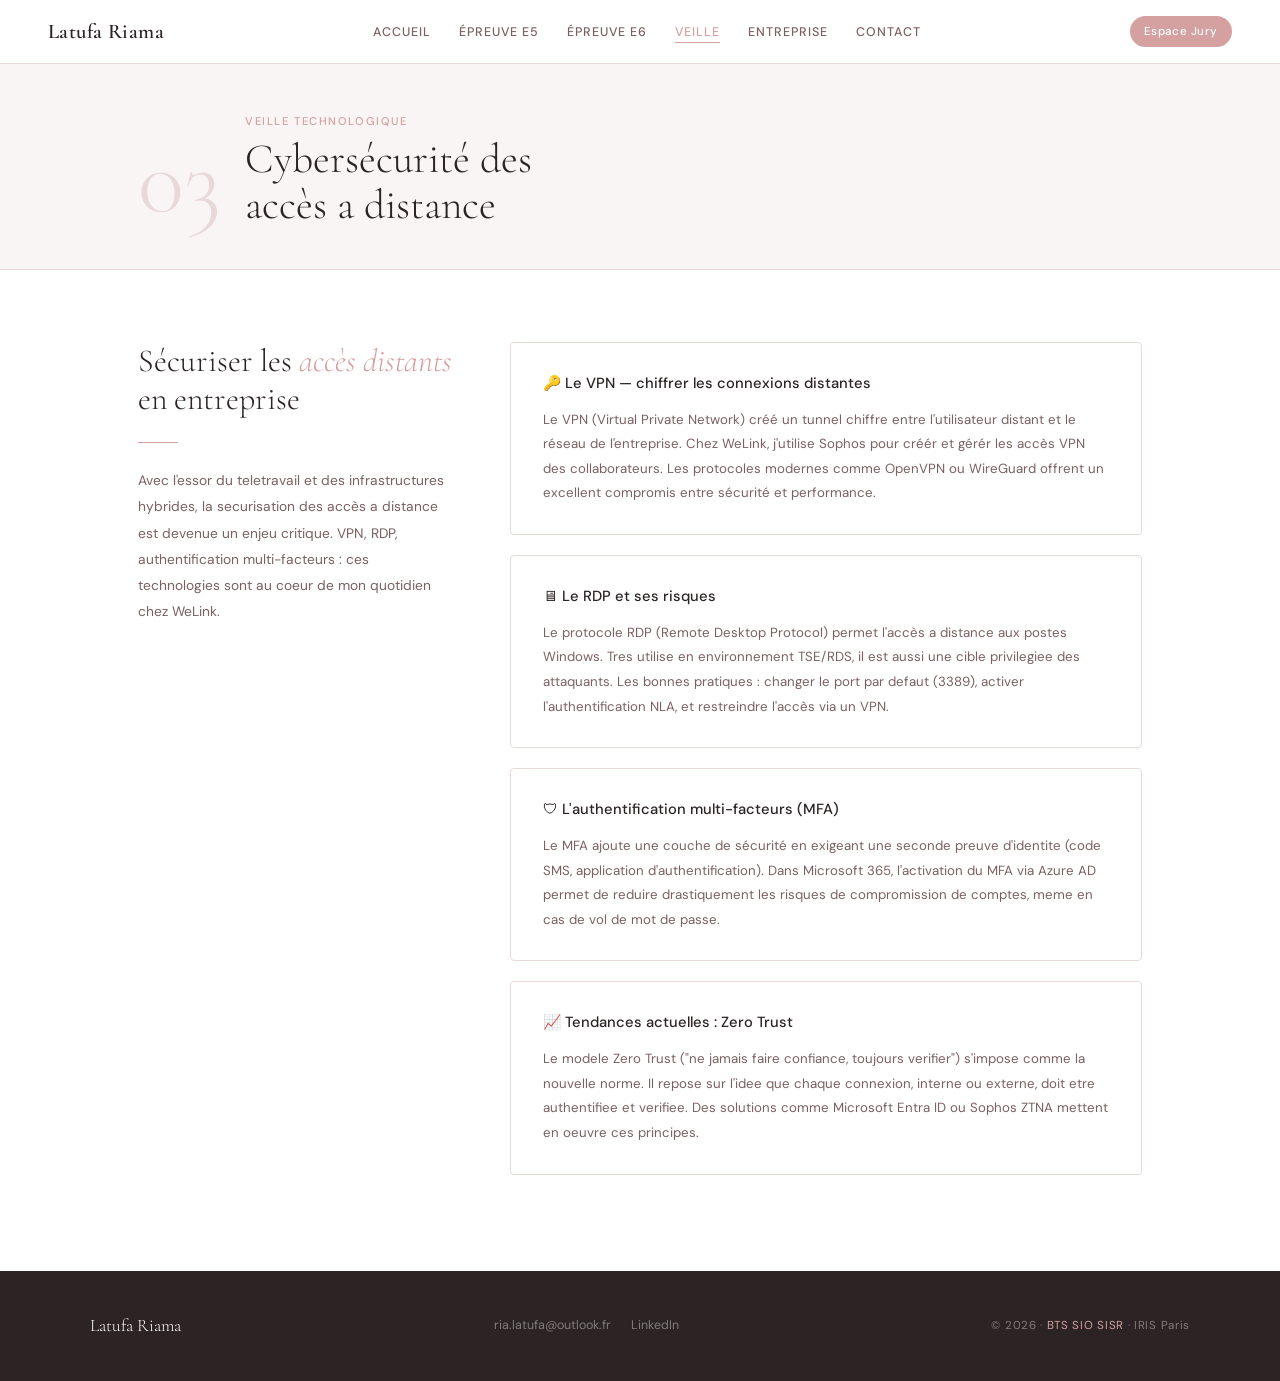
<file: veille.html>
<!DOCTYPE html>
<html lang="fr">
<head>
<meta charset="UTF-8">
<meta name="viewport" content="width=device-width, initial-scale=1.0">
<title>Veille Technologique — Latufa Riama</title>
<link rel="stylesheet" href="style.css">
<style>
  .veille-layout {
    display: grid;
    grid-template-columns: 1fr 2fr;
    gap: 56px;
    align-items: start;
  }
  .veille-intro { position: sticky; top: 90px; }
  .veille-topic {
    font-family: 'Cormorant Garamond', serif;
    font-size: 2rem;
    font-weight: 300;
    line-height: 1.2;
    margin-bottom: 16px;
  }
  .veille-topic em { color: var(--rose); font-style: italic; }
  .veille-intro p { font-size: 0.86rem; color: var(--text-light); line-height: 1.9; }
  .veille-cards { display: grid; gap: 20px; }
  .veille-card {
    background: white;
    border: 1px solid var(--border);
    padding: 28px 32px;
    border-radius: 4px;
    transition: transform 0.3s cubic-bezier(0.22,1,0.36,1), box-shadow 0.3s;
  }
  .veille-card:hover { transform: translateY(-3px); box-shadow: 0 8px 32px rgba(212,160,160,0.12); }
  .veille-card h4 { font-size: 0.92rem; font-weight: 500; margin-bottom: 12px; }
  .veille-card p { font-size: 0.83rem; color: var(--text-light); line-height: 1.85; }
  @media (max-width: 768px) {
    .veille-layout { grid-template-columns: 1fr; }
    .veille-intro { position: static; }
  }
</style>
</head>
<body>

<div class="scroll-progress" id="scrollProgress"></div>

<nav>
  <a href="index.html" class="nav-logo">Latufa Riama</a>
  <ul class="nav-links">
    <li><a href="index.html">Accueil</a></li>
    <li><a href="e5.html">Épreuve E5</a></li>
    <li><a href="e6.html">Épreuve E6</a></li>
    <li><a href="veille.html" class="active">Veille</a></li>
    <li><a href="entreprise.html">Entreprise</a></li>
    <li><a href="contact.html">Contact</a></li>
  </ul>
  <div class="nav-jury">Espace Jury</div>
</nav>

<div class="page-hero">
  <div class="page-hero-inner">
    <div class="page-number">03</div>
    <div class="page-title-block">
      <span>Veille Technologique</span>
      <h1>Cybersécurité des<br>accès a distance</h1>
    </div>
  </div>
</div>

<div class="main-content">
  <div class="veille-layout">
    <div class="veille-intro fade-in">
      <div class="veille-topic">Sécuriser les <em>accès distants</em> en entreprise</div>
      <div class="divider"></div>
      <p>
        Avec l'essor du teletravail et des infrastructures hybrides, la securisation des accès a distance est devenue un enjeu critique. VPN, RDP, authentification multi-facteurs : ces technologies sont au coeur de mon quotidien chez WeLink.
      </p>
    </div>
    <div class="veille-cards">
      <div class="veille-card fade-in">
        <h4>&#128273; Le VPN &mdash; chiffrer les connexions distantes</h4>
        <p>Le VPN (Virtual Private Network) créé un tunnel chiffre entre l'utilisateur distant et le réseau de l'entreprise. Chez WeLink, j'utilise Sophos pour créér et gérér les accès VPN des collaborateurs. Les protocoles modernes comme OpenVPN ou WireGuard offrent un excellent compromis entre sécurité et performance.</p>
      </div>
      <div class="veille-card fade-in">
        <h4>&#128421; Le RDP et ses risques</h4>
        <p>Le protocole RDP (Remote Desktop Protocol) permet l'accès a distance aux postes Windows. Tres utilise en environnement TSE/RDS, il est aussi une cible privilegiee des attaquants. Les bonnes pratiques : changer le port par defaut (3389), activer l'authentification NLA, et restreindre l'accès via un VPN.</p>
      </div>
      <div class="veille-card fade-in">
        <h4>&#128737; L'authentification multi-facteurs (MFA)</h4>
        <p>Le MFA ajoute une couche de sécurité en exigeant une seconde preuve d'identite (code SMS, application d'authentification). Dans Microsoft 365, l'activation du MFA via Azure AD permet de reduire drastiquement les risques de compromission de comptes, meme en cas de vol de mot de passe.</p>
      </div>
      <div class="veille-card fade-in">
        <h4>&#128200; Tendances actuelles : Zero Trust</h4>
        <p>Le modele Zero Trust ("ne jamais faire confiance, toujours verifier") s'impose comme la nouvelle norme. Il repose sur l'idee que chaque connexion, interne ou externe, doit etre authentifiee et verifiee. Des solutions comme Microsoft Entra ID ou Sophos ZTNA mettent en oeuvre ces principes.</p>
      </div>
    </div>
  </div>
</div>

<footer>
  <div class="footer-inner">
    <div class="footer-name">Latufa Riama</div>
    <div class="footer-links">
      <a href="mailto:ria.latufa@outlook.fr">ria.latufa@outlook.fr</a>
      <a href="https://www.linkedin.com/in/latufa-r-51b45a205/" target="_blank">LinkedIn</a>
    </div>
    <div class="footer-copy">&copy; 2026 &middot; <span>BTS SIO SISR</span> &middot; IRIS Paris</div>
  </div>
</footer>

<script>
  const progressBar = document.getElementById('scrollProgress');
  window.addEventListener('scroll', () => {
    const pct = window.scrollY / (document.documentElement.scrollHeight - window.innerHeight) * 100;
    progressBar.style.width = pct + '%';
  });
  const obs = new IntersectionObserver(entries => {
    entries.forEach((e, i) => {
      if (e.isIntersecting) { setTimeout(() => e.target.classList.add('visible'), i * 120); obs.unobserve(e.target); }
    });
  }, { threshold: 0.08 });
  document.querySelectorAll('.fade-in').forEach(el => obs.observe(el));
</script>
</body>
</html>
</file>
<file: style.css>
@import url('https://fonts.googleapis.com/css2?family=Cormorant+Garamond:ital,wght@0,300;0,400;0,600;1,300&family=DM+Sans:wght@300;400;500&display=swap');

:root {
  --rose: #d4a0a0;
  --rose-light: #f2e8e8;
  --rose-pale: #faf5f5;
  --beige: #f7f3f0;
  --text: #2c2424;
  --text-light: #7a6060;
  --border: #e8d8d8;
  --white: #ffffff;
}

* { margin: 0; padding: 0; box-sizing: border-box; }
html { scroll-behavior: smooth; }

body {
  font-family: 'DM Sans', sans-serif;
  background: var(--white);
  color: var(--text);
  font-size: 15px;
  line-height: 1.7;
}

.scroll-progress {
  position: fixed;
  top: 64px; left: 0;
  height: 2px;
  background: linear-gradient(90deg, var(--rose), #e8b4b4);
  z-index: 200;
  width: 0%;
  transition: width 0.1s linear;
}

nav {
  position: fixed;
  top: 0; left: 0; right: 0;
  z-index: 100;
  background: rgba(255,255,255,0.95);
  backdrop-filter: blur(12px);
  border-bottom: 1px solid var(--border);
  display: flex;
  justify-content: space-between;
  align-items: center;
  padding: 0 48px;
  height: 64px;
}

.nav-logo {
  font-family: 'Cormorant Garamond', serif;
  font-size: 1.3rem;
  font-weight: 600;
  color: var(--text);
  letter-spacing: 0.02em;
  text-decoration: none;
}

.nav-links {
  display: flex;
  gap: 28px;
  list-style: none;
}

.nav-links a {
  text-decoration: none;
  color: var(--text-light);
  font-size: 0.78rem;
  font-weight: 500;
  letter-spacing: 0.08em;
  text-transform: uppercase;
  padding-bottom: 2px;
  border-bottom: 1px solid transparent;
  transition: all 0.2s;
}

.nav-links a:hover,
.nav-links a.active {
  color: var(--rose);
  border-bottom-color: var(--rose);
}

.nav-contact {
  display: flex;
  align-items: center;
  gap: 12px;
}

.nav-jury {
  font-size: 0.72rem;
  background: var(--rose);
  color: white;
  padding: 6px 14px;
  border-radius: 20px;
  letter-spacing: 0.05em;
  font-weight: 500;
}

.page-hero {
  padding-top: 64px;
  background: var(--rose-pale);
  border-bottom: 1px solid var(--border);
}

.page-hero-inner {
  max-width: 1100px;
  margin: 0 auto;
  padding: 48px 48px 40px;
  display: flex;
  align-items: flex-end;
  gap: 24px;
}

.page-number {
  font-family: 'Cormorant Garamond', serif;
  font-size: 6rem;
  font-weight: 300;
  color: var(--border);
  line-height: 1;
}

.page-title-block span {
  display: block;
  font-size: 0.7rem;
  letter-spacing: 0.14em;
  text-transform: uppercase;
  color: var(--rose);
  font-weight: 500;
  margin-bottom: 6px;
}

.page-title-block h1 {
  font-family: 'Cormorant Garamond', serif;
  font-size: 2.6rem;
  font-weight: 300;
  color: var(--text);
  line-height: 1.1;
}

.marquee-wrap {
  overflow: hidden;
  border-top: 1px solid var(--border);
  border-bottom: 1px solid var(--border);
  padding: 13px 0;
  background: white;
}

.marquee-track {
  display: flex;
  gap: 40px;
  width: max-content;
  animation: marquee 22s linear infinite;
}

.marquee-track span {
  font-size: 0.68rem;
  letter-spacing: 0.14em;
  text-transform: uppercase;
  color: var(--text-light);
  white-space: nowrap;
  font-weight: 500;
}

.marquee-track span.dot { color: var(--rose); }

@keyframes marquee {
  from { transform: translateX(0); }
  to { transform: translateX(-50%); }
}

.main-content {
  max-width: 1100px;
  margin: 0 auto;
  padding: 72px 48px 96px;
}

.section-label {
  font-size: 0.7rem;
  letter-spacing: 0.14em;
  text-transform: uppercase;
  color: var(--rose);
  font-weight: 500;
  margin-bottom: 8px;
}

.section-heading {
  font-family: 'Cormorant Garamond', serif;
  font-size: 2rem;
  font-weight: 300;
  color: var(--text);
  margin-bottom: 40px;
}

.context-box {
  background: var(--rose-pale);
  border: 1px solid var(--border);
  border-left: 4px solid var(--rose);
  padding: 32px 40px;
  margin-bottom: 48px;
  border-radius: 0 4px 4px 0;
}

.context-box h3 {
  font-family: 'Cormorant Garamond', serif;
  font-size: 1.4rem;
  font-weight: 400;
  margin-bottom: 12px;
}

.context-box p {
  font-size: 0.88rem;
  color: var(--text-light);
  line-height: 1.85;
}

.context-meta {
  display: flex;
  gap: 32px;
  margin-top: 20px;
  padding-top: 20px;
  border-top: 1px solid var(--border);
  flex-wrap: wrap;
}

.meta-item strong {
  display: block;
  color: var(--rose);
  font-size: 0.66rem;
  text-transform: uppercase;
  letter-spacing: 0.08em;
  margin-bottom: 2px;
}

.meta-item { font-size: 0.82rem; color: var(--text-light); }

.cards-grid {
  display: grid;
  grid-template-columns: repeat(auto-fit, minmax(300px, 1fr));
  gap: 20px;
  margin-bottom: 64px;
}

.card {
  background: white;
  border: 1px solid var(--border);
  padding: 28px;
  border-radius: 4px;
  position: relative;
  overflow: hidden;
  transition: transform 0.3s cubic-bezier(0.22,1,0.36,1), box-shadow 0.3s;
}

.card::before {
  content: '';
  position: absolute;
  top: 0; left: 0;
  width: 3px; height: 100%;
  background: var(--rose);
  transform: scaleY(0);
  transform-origin: bottom;
  transition: transform 0.3s ease;
}

.card:hover { transform: translateY(-4px); box-shadow: 0 12px 40px rgba(212,160,160,0.15); }
.card:hover::before { transform: scaleY(1); }

.card-icon { font-size: 1.3rem; margin-bottom: 12px; }
.card-title { font-weight: 500; font-size: 0.9rem; margin-bottom: 10px; }
.card-desc { font-size: 0.81rem; color: var(--text-light); line-height: 1.75; }

.card-tools {
  margin-top: 14px;
  display: flex;
  flex-wrap: wrap;
  gap: 6px;
}

.tool-tag {
  font-size: 0.68rem;
  background: var(--rose-pale);
  color: var(--rose);
  padding: 3px 10px;
  border-radius: 20px;
  font-weight: 500;
}

.skill-tag {
  background: white;
  border: 1px solid var(--border);
  color: var(--text);
  padding: 6px 14px;
  border-radius: 2px;
  font-size: 0.78rem;
  font-weight: 500;
}

.skill-tag.highlight {
  background: var(--rose-light);
  border-color: var(--rose);
}

.skills-list { display: flex; flex-wrap: wrap; gap: 10px; }

.divider { width: 40px; height: 1px; background: var(--rose); margin: 24px 0; }

.btn-primary {
  background: var(--rose);
  color: white;
  padding: 12px 28px;
  border-radius: 2px;
  text-decoration: none;
  font-size: 0.8rem;
  font-weight: 500;
  letter-spacing: 0.06em;
  text-transform: uppercase;
  transition: background 0.2s;
  display: inline-block;
}
.btn-primary:hover { background: #c08888; }

.btn-outline {
  border: 1px solid var(--rose);
  color: var(--rose);
  padding: 12px 28px;
  border-radius: 2px;
  text-decoration: none;
  font-size: 0.8rem;
  font-weight: 500;
  letter-spacing: 0.06em;
  text-transform: uppercase;
  transition: all 0.2s;
  display: inline-block;
}
.btn-outline:hover { background: var(--rose-light); }

.fade-in {
  opacity: 0;
  transform: translateY(24px);
  transition: opacity 0.65s cubic-bezier(0.22,1,0.36,1), transform 0.65s cubic-bezier(0.22,1,0.36,1);
}
.fade-in.visible { opacity: 1; transform: translateY(0); }

footer {
  background: var(--text);
  color: rgba(255,255,255,0.4);
  padding: 40px 48px;
  margin-top: 0;
}

.footer-inner {
  max-width: 1100px;
  margin: 0 auto;
  display: flex;
  justify-content: space-between;
  align-items: center;
  flex-wrap: wrap;
  gap: 16px;
}

.footer-name {
  font-family: 'Cormorant Garamond', serif;
  font-size: 1.1rem;
  color: white;
  font-weight: 300;
}

.footer-links {
  display: flex;
  gap: 20px;
  align-items: center;
}

.footer-links a {
  color: rgba(255,255,255,0.4);
  text-decoration: none;
  font-size: 0.78rem;
  transition: color 0.2s;
}
.footer-links a:hover { color: var(--rose); }

.footer-copy {
  font-size: 0.72rem;
  letter-spacing: 0.06em;
}

footer span { color: var(--rose); }

@media (max-width: 768px) {
  nav { padding: 0 20px; }
  .nav-links { display: none; }
  .page-hero-inner { padding: 32px 20px 24px; flex-direction: column; gap: 8px; }
  .page-number { font-size: 3.5rem; }
  .main-content { padding: 48px 20px 64px; }
  .context-meta { flex-direction: column; gap: 12px; }
  .footer-inner { flex-direction: column; text-align: center; }
}
</file>
